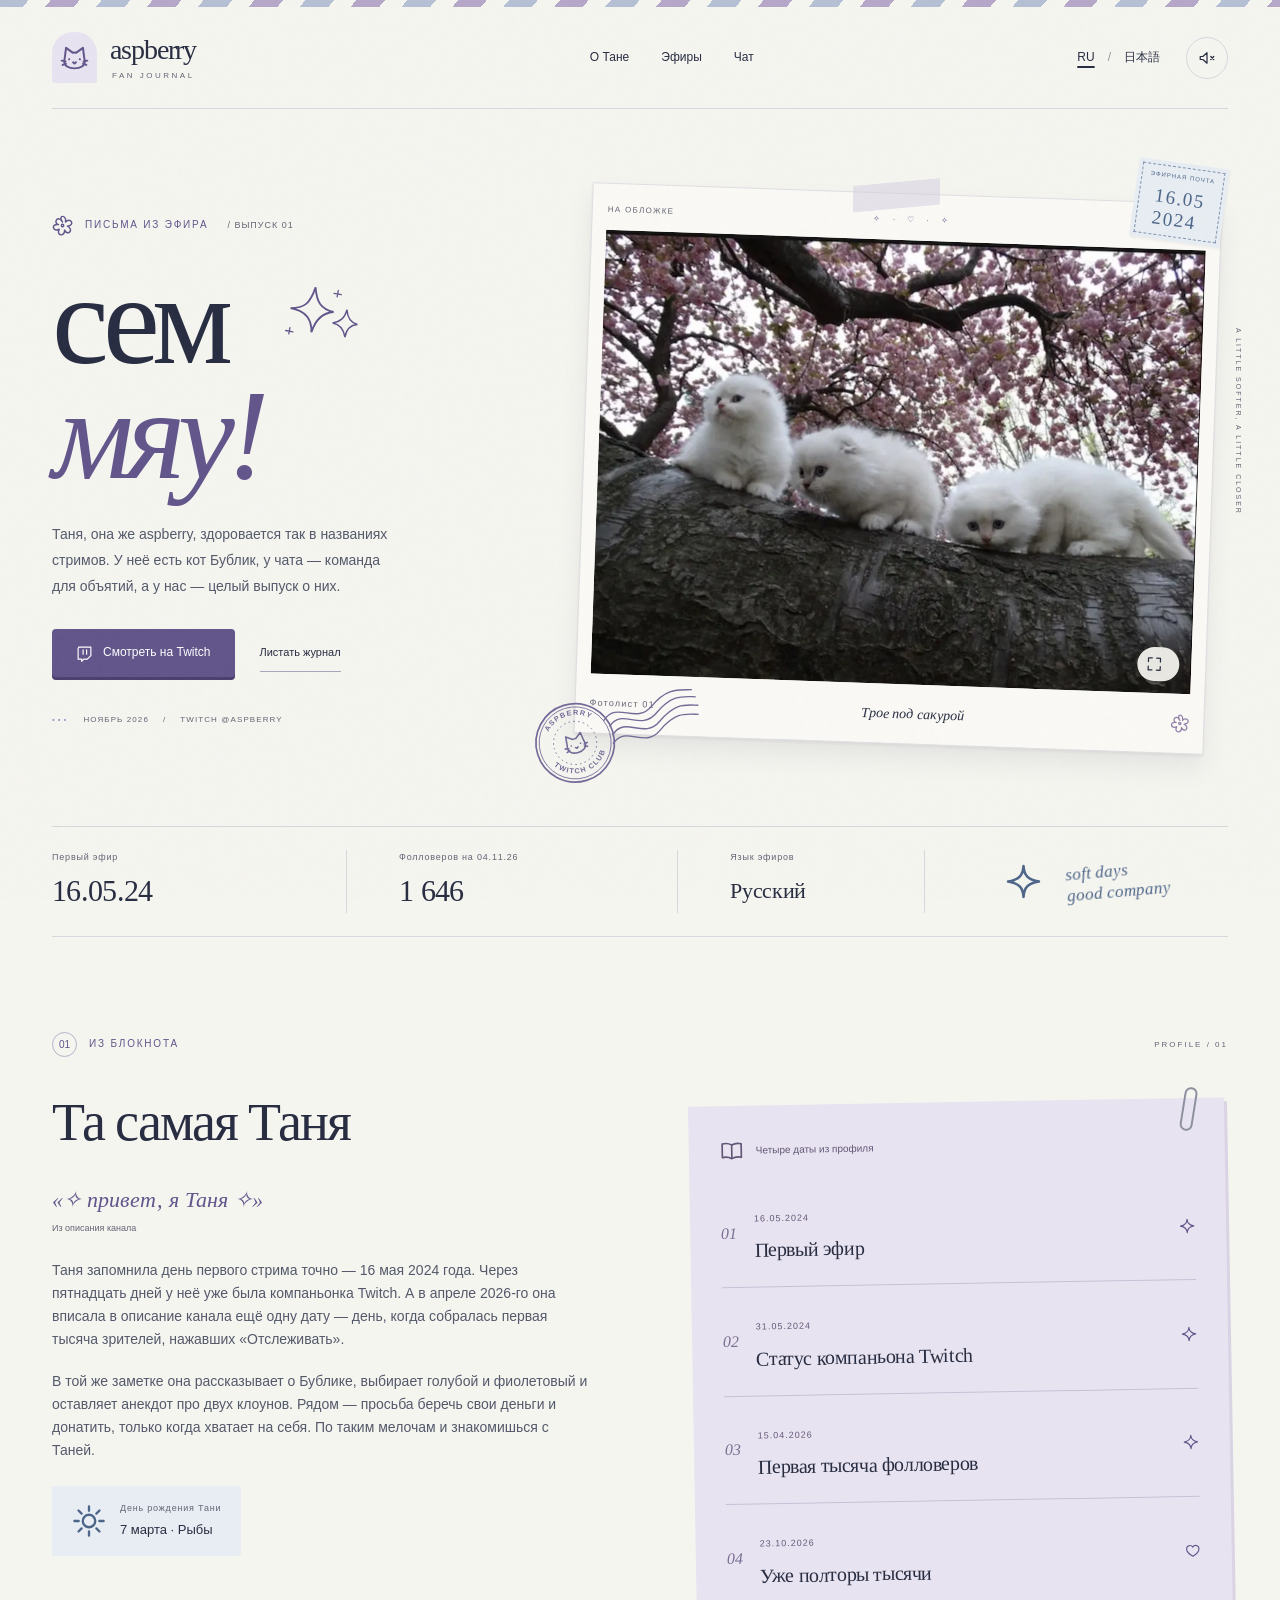
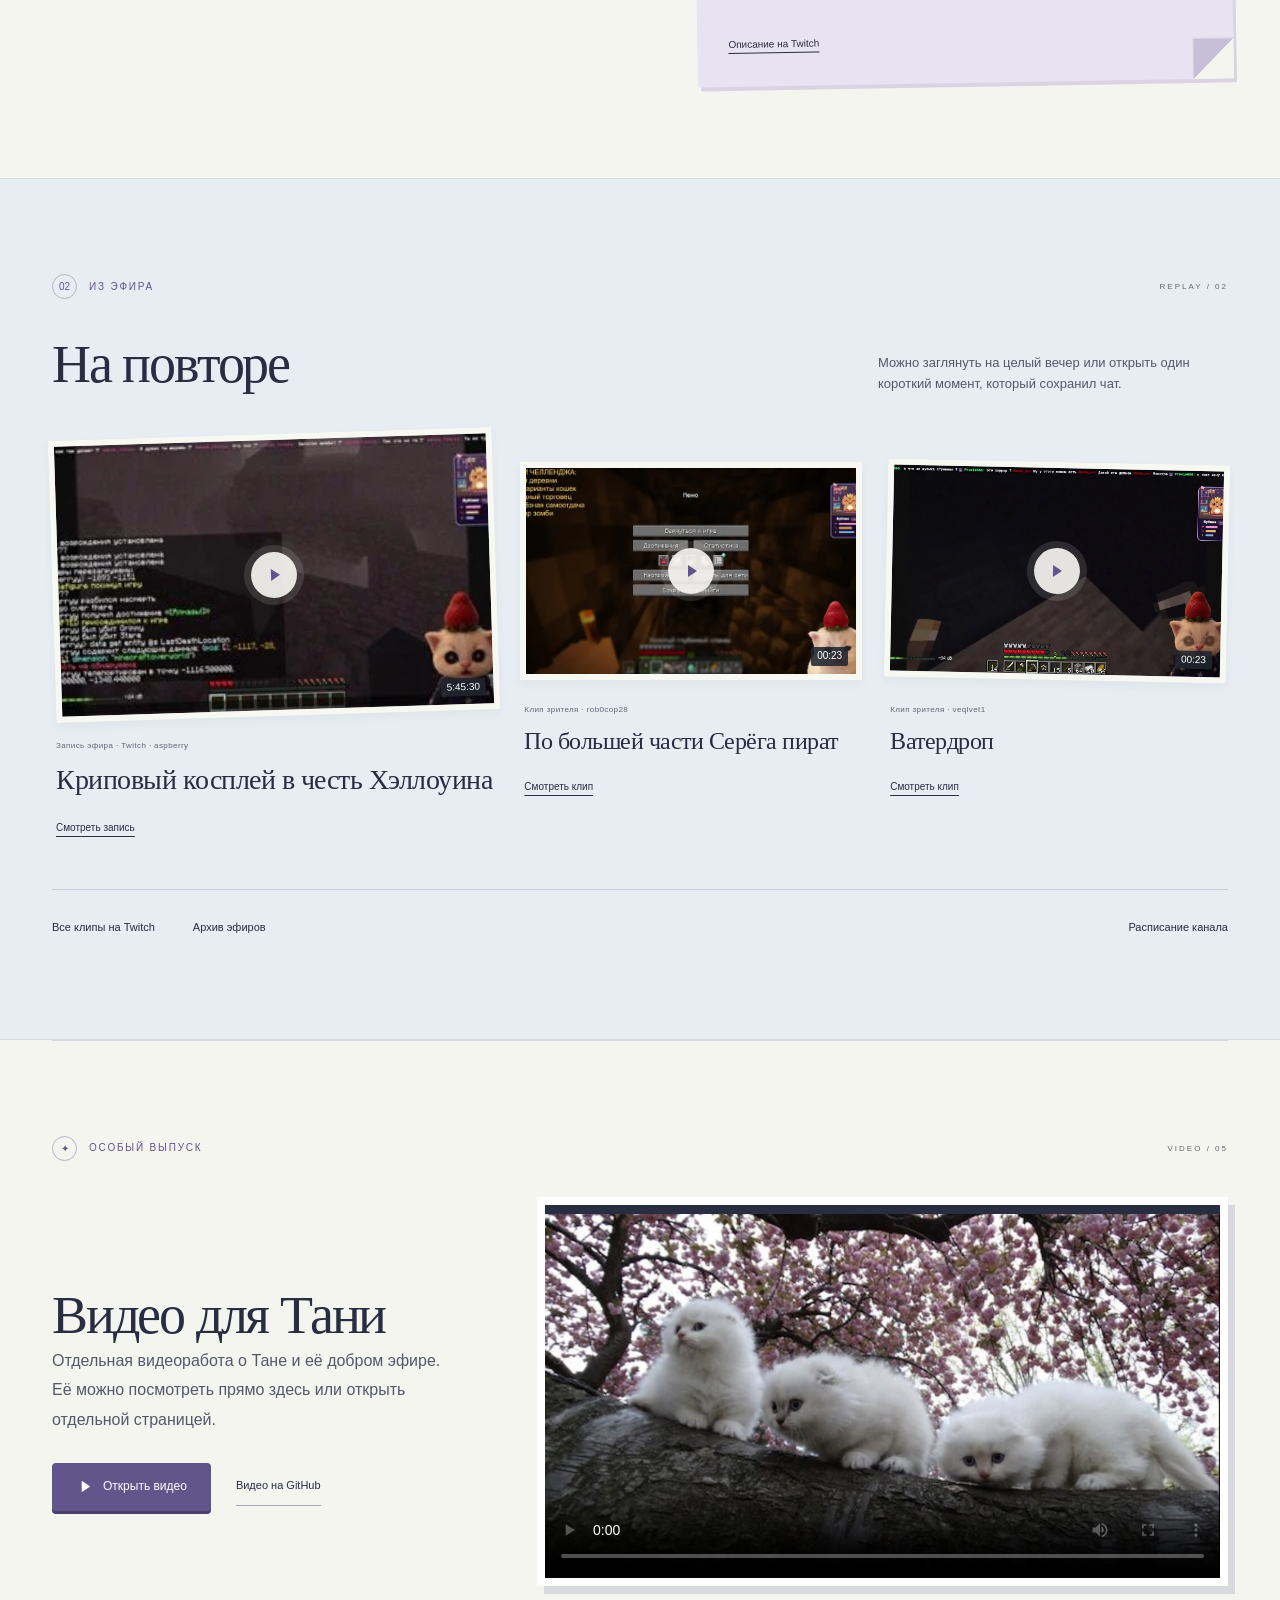
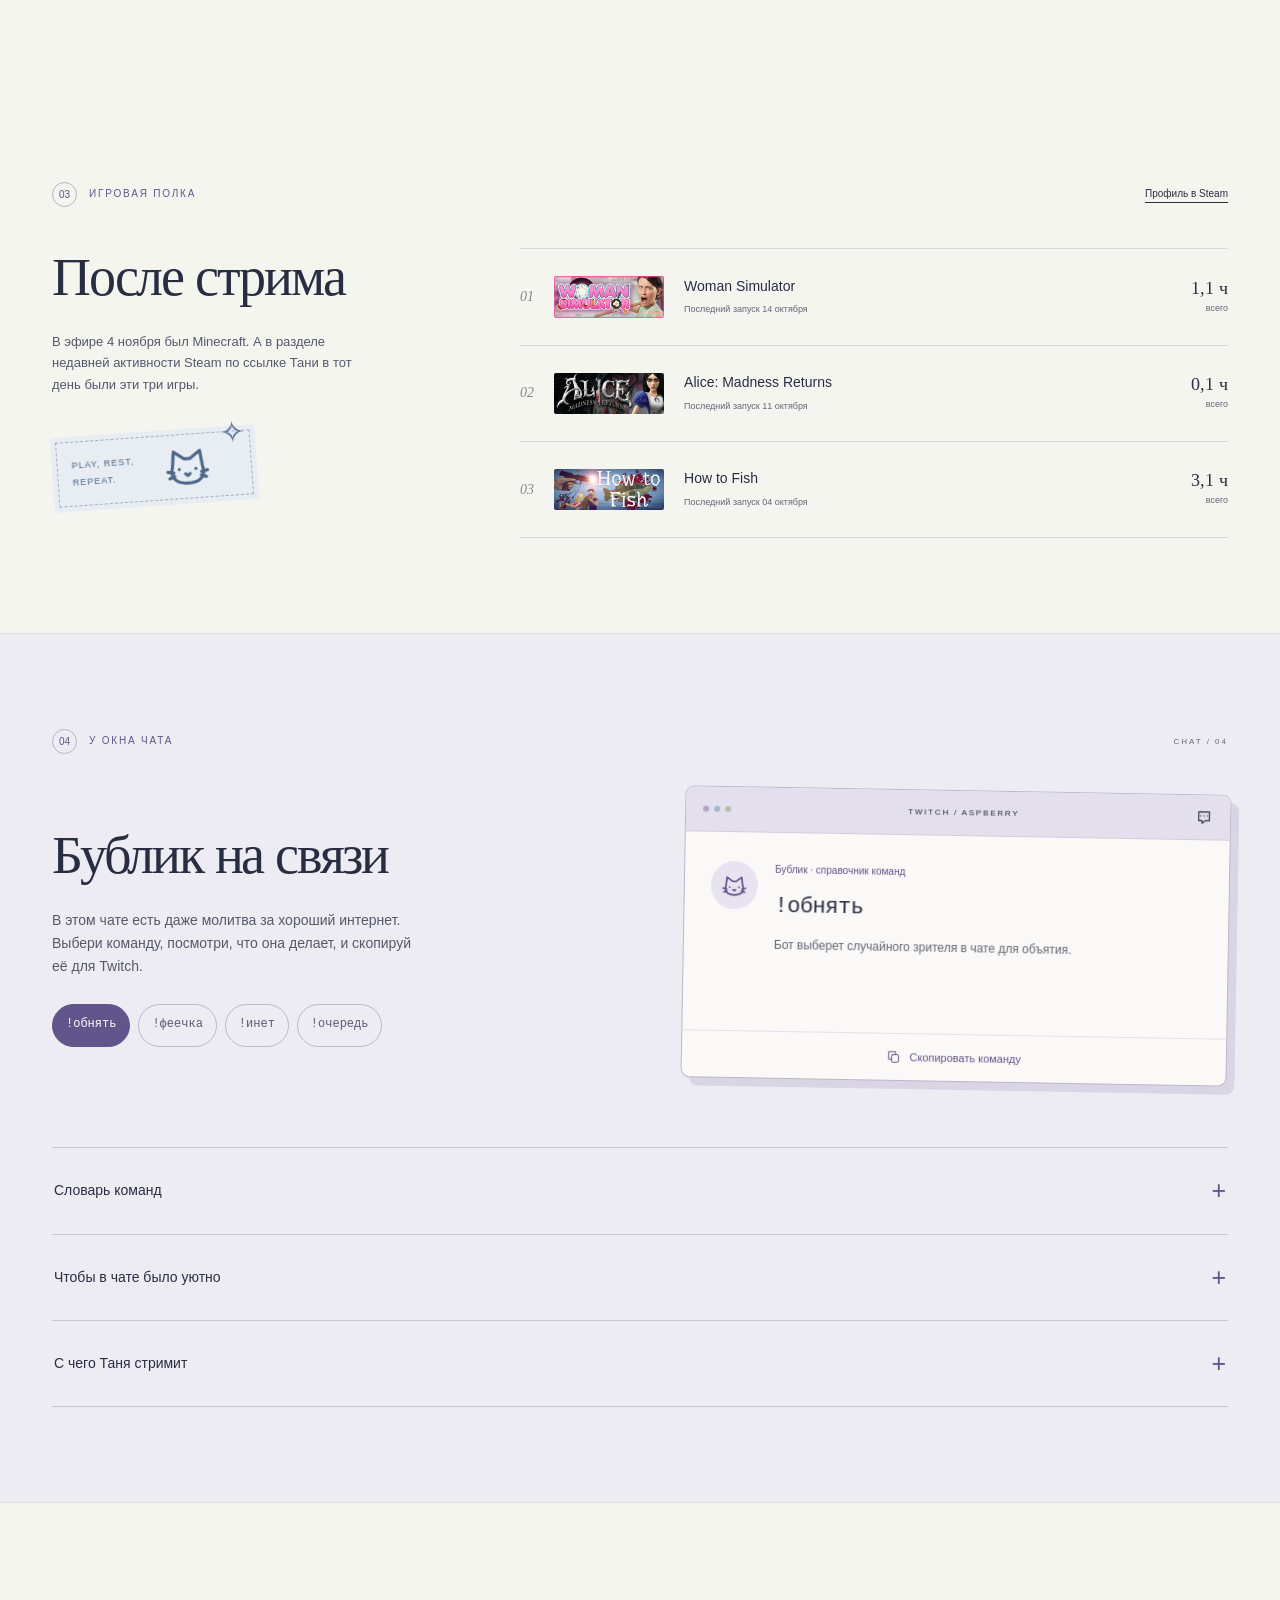
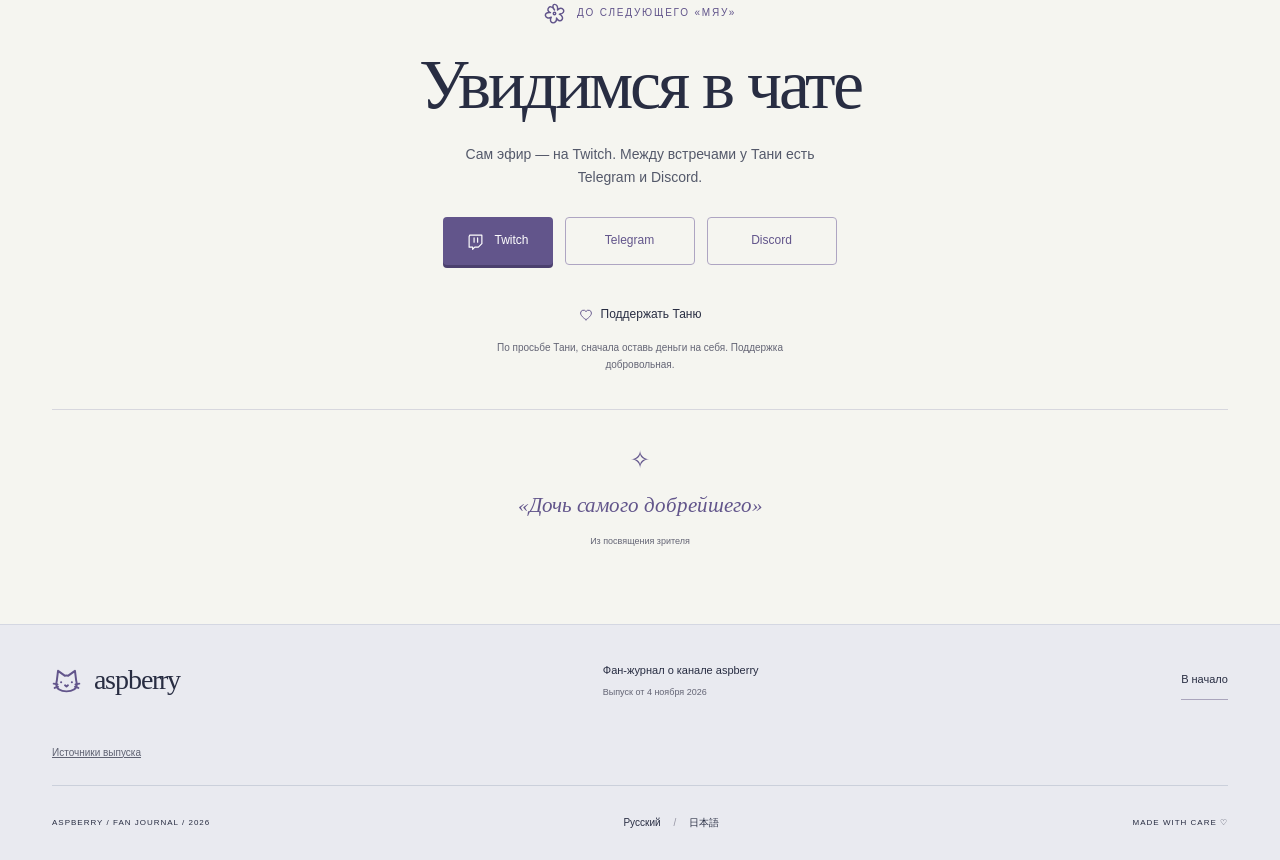
<file: docs/index.html>
<!doctype html>
<html lang="ru">
<head>
  <meta charset="utf-8">
  <meta name="viewport" content="width=device-width, initial-scale=1">
  <title>aspberry — «сем мяу!» | Таня, стримы и клипы Twitch</title>
  <meta name="description" content="Фан-журнал о Тане, стримере aspberry. От первого эфира до 1 500 фолловеров, Minecraft, клипы зрителей, команды Бублика и ссылки канала.">
  <meta name="theme-color" content="#f5f5f0">
  <meta name="color-scheme" content="light">
  <meta name="robots" content="index,follow,max-image-preview:large">
  <link rel="canonical" href="https://wolfik777.github.io/aspberry-site/">
  <link rel="alternate" hreflang="ru" href="https://wolfik777.github.io/aspberry-site/">
  <link rel="alternate" hreflang="ja" href="https://wolfik777.github.io/aspberry-site/ja.html">
  <link rel="alternate" hreflang="x-default" href="https://wolfik777.github.io/aspberry-site/">
  <meta property="og:type" content="website">
  <meta property="og:site_name" content="aspberry · fan journal">
  <meta property="og:title" content="aspberry — «сем мяу!» | Таня, стримы и клипы Twitch">
  <meta property="og:description" content="Фан-журнал о Тане, стримере aspberry. От первого эфира до 1 500 фолловеров, Minecraft, клипы зрителей, команды Бублика и ссылки канала.">
  <meta property="og:url" content="https://wolfik777.github.io/aspberry-site/">
  <meta property="og:locale" content="ru_RU">
  <meta property="og:locale:alternate" content="ja_JP">
  <meta property="og:image" content="https://wolfik777.github.io/aspberry-site/assets/social-sakura.jpg">
  <meta property="og:image:width" content="1200"><meta property="og:image:height" content="630">
  <meta property="og:image:alt" content="Три белых котёнка сидят на ветке среди розовых цветов сакуры.">
  <meta name="twitter:card" content="summary_large_image">
  <meta name="twitter:title" content="aspberry — «сем мяу!» | Таня, стримы и клипы Twitch">
  <meta name="twitter:description" content="Фан-журнал о Тане, стримере aspberry. От первого эфира до 1 500 фолловеров, Minecraft, клипы зрителей, команды Бублика и ссылки канала.">
  <meta name="twitter:image" content="https://wolfik777.github.io/aspberry-site/assets/social-sakura.jpg">
  <link rel="icon" type="image/svg+xml" href="./assets/favicon.svg">
  <link rel="stylesheet" href="./assets/site.css">
  <script type="application/ld+json">{"@context":"https://schema.org","@graph":[{"@type":"WebSite","@id":"https://wolfik777.github.io/aspberry-site/#website","name":"aspberry · Фан-журнал о канале aspberry","url":"https://wolfik777.github.io/aspberry-site/","inLanguage":["ru","ja"]},{"@type":"WebPage","@id":"https://wolfik777.github.io/aspberry-site/#page","name":"aspberry — «сем мяу!» | Таня, стримы и клипы Twitch","description":"Фан-журнал о Тане, стримере aspberry. От первого эфира до 1 500 фолловеров, Minecraft, клипы зрителей, команды Бублика и ссылки канала.","url":"https://wolfik777.github.io/aspberry-site/","inLanguage":"ru","isPartOf":{"@id":"https://wolfik777.github.io/aspberry-site/#website"},"dateModified":"2026-11-04","about":{"@type":"Person","name":"Таня","alternateName":"aspberry","sameAs":["https://www.twitch.tv/aspberry"]}}]}</script>
  <script defer src="./assets/site.js"></script>
</head>
<body>
  <a class="skip-link" href="#main">К содержанию</a>
  <div class="airmail" aria-hidden="true"></div>
  <header class="masthead wrap" id="top">
    <a class="brand" href="#top" aria-label="aspberry">
      <span class="brand-icon"><svg class="icon " viewBox="0 0 24 24" fill="none" stroke="currentColor" stroke-width="1.65" stroke-linecap="round" stroke-linejoin="round" aria-hidden="true" focusable="false"><path d="M4 12 5 4l5.5 4a13 13 0 0 1 3 0L19 4l1 8c2.5 7.8-4.7 9-8 9S1.7 19.9 4 12Z"/><path d="M7.5 13.5h.1m8.8 0h.1M10.8 16l1.2 1 1.2-1M1.4 14.6l3.2.6m-2.4 2.9 2.7-1m17.7-2.5-3.2.6m2.4 2.9-2.7-1"/></svg></span><span>aspberry<span class="brand-sub">FAN JOURNAL</span></span>
    </a>
    <nav class="main-nav" aria-label="Навигация по журналу">
      <a href="#tanya">О Тане</a><a href="#broadcast">Эфиры</a><a href="#chat">Чат</a>
    </nav>
    <div class="head-controls">
      <div class="languages" role="group" aria-label="Язык страницы">
        <a href="./index.html" lang="ru" hreflang="ru" aria-current="page">RU</a><span aria-hidden="true">/</span><a href="./ja.html" lang="ja" hreflang="ja" >日本語</a>
      </div>
      <button class="sound icon-button" type="button" aria-pressed="false" aria-label="Включить звук кнопок" data-off="Включить звук кнопок" data-on="Выключить звук кнопок" hidden><svg class="icon sound-muted" viewBox="0 0 24 24" fill="none" stroke="currentColor" stroke-width="1.65" stroke-linecap="round" stroke-linejoin="round" aria-hidden="true" focusable="false"><path d="M3 10h3.5L12 5v14l-5.5-5H3zM17 10l4 4m0-4-4 4"/></svg><svg class="icon sound-playing" viewBox="0 0 24 24" fill="none" stroke="currentColor" stroke-width="1.65" stroke-linecap="round" stroke-linejoin="round" aria-hidden="true" focusable="false"><path d="M3 10h3.5L12 5v14l-5.5-5H3zM16 9a4.5 4.5 0 0 1 0 6m3-9a8 8 0 0 1 0 12"/></svg></button>
    </div>
  </header>
  <main id="main">
    <section class="hero wrap" aria-labelledby="hello-title">
      <div class="hero-copy">
        <p class="eyebrow"><svg class="icon " viewBox="0 0 24 24" fill="none" stroke="currentColor" stroke-width="1.65" stroke-linecap="round" stroke-linejoin="round" aria-hidden="true" focusable="false"><path d="M12 8c-5.5-9-11 1.5-4.6 3-9.3-1.3-6.2 9.1.9 5.2-4 8.1 6.9 8.8 6 1 4.3 7.7 11.1-.9 3.2-4.4 9.8-1.3 3.1-10.9-2.1-4.8C17-1 6-.2 12 8Z"/><circle cx="12" cy="12" r="1.4"/></svg> Письма из эфира <span class="issue">/ ВЫПУСК 01</span></p>
        <h1 id="hello-title">сем<br><em>мяу!</em><svg class="flourish" viewBox="0 0 95 68" fill="none" aria-hidden="true"><g stroke="currentColor" stroke-linecap="round"><path d="M36 6c-3 19-8 24-23 27 16 0 25 7 27 22 2-15 8-23 20-26C46 28 40 22 36 6Z" stroke-width="2"/><path d="M74 24c-1 10-5 14-13 17 8 0 13 4 16 13 0-9 3-14 11-16-8-1-12-5-14-14Z" stroke-width="1.6"/><path d="M61 5v7m-4-3h8m-49 45v7m-4-3h8" stroke-width="1.4"/></g></svg></h1>
        <p class="intro">Таня, она же aspberry, здоровается так в названиях стримов. У неё есть кот Бублик, у чата — команда для объятий, а у нас — целый выпуск о них.</p>
        <div class="hero-actions"><a class="button primary" href="https://www.twitch.tv/aspberry" target="_blank" rel="noopener noreferrer"><svg class="icon " viewBox="0 0 24 24" fill="none" stroke="currentColor" stroke-width="1.65" stroke-linecap="round" stroke-linejoin="round" aria-hidden="true" focusable="false"><path d="M4 3h17v12l-5 5h-5l-3 3v-3H3V5z"/><path d="M10 7v6m5-6v6"/></svg>Смотреть на Twitch</a><a class="text-link" href="#tanya">Листать журнал</a></div>
        <p class="hero-footer"><span class="fine-dots" aria-hidden="true">•••</span> НОЯБРЬ 2026 <span>/</span> TWITCH @ASPBERRY</p>
      </div>
      <figure class="cover">
        <div class="photo-sheet" data-tilt>
          <div class="photo-topline"><span>На обложке</span><span class="photo-stars" aria-hidden="true">✧ · ♡ · ✧</span><span>ASPBERRY</span></div>
          <a class="photo-open" href="./assets/sakura-cats.jpg" aria-label="Открыть фотографию целиком"><picture><source type="image/webp" srcset="./assets/sakura-512.webp 512w, ./assets/sakura-896.webp 896w, ./assets/sakura-1360.webp 1360w" sizes="(max-width: 700px) 92vw, (max-width: 1020px) 55vw, 660px"><img src="./assets/sakura-cats.jpg" width="1536" height="1136" alt="Три белых котёнка сидят на ветке среди розовых цветов сакуры." fetchpriority="high"></picture><span class="expand-label"><svg class="icon " viewBox="0 0 24 24" fill="none" stroke="currentColor" stroke-width="1.65" stroke-linecap="round" stroke-linejoin="round" aria-hidden="true" focusable="false"><path d="M4 9V4h5m6 0h5v5m0 6v5h-5m-6 0H4v-5"/></svg><span>Открыть фотографию целиком</span></span></a>
          <figcaption><span>Фотолист 01</span><span>Трое под сакурой</span><svg class="icon " viewBox="0 0 24 24" fill="none" stroke="currentColor" stroke-width="1.65" stroke-linecap="round" stroke-linejoin="round" aria-hidden="true" focusable="false"><path d="M12 8c-5.5-9-11 1.5-4.6 3-9.3-1.3-6.2 9.1.9 5.2-4 8.1 6.9 8.8 6 1 4.3 7.7 11.1-.9 3.2-4.4 9.8-1.3 3.1-10.9-2.1-4.8C17-1 6-.2 12 8Z"/><circle cx="12" cy="12" r="1.4"/></svg></figcaption>
        </div>
        <span class="stamp-label" aria-hidden="true">ЭФИРНАЯ ПОЧТА<b>16.05<br>2024</b></span>
        <svg class="cancel-mark" viewBox="0 0 220 112" aria-hidden="true" focusable="false" fill="none" stroke="currentColor">
  <defs><path id="stamp-top" d="M16 59a38 38 0 0 1 76 0"/><path id="stamp-bottom" d="M14 54a40 40 0 0 0 80 0"/></defs>
  <circle cx="54" cy="56" r="49" stroke-width="2.1"/><circle cx="54" cy="56" r="45" stroke-width="1"/><circle cx="54" cy="56" r="27" stroke-width="1" stroke-dasharray="2 4"/>
  <g font-family="Arial,sans-serif" font-size="9" letter-spacing="1.6" fill="currentColor" stroke="none" text-anchor="middle" font-weight="bold">
    <text><textPath href="#stamp-top" startOffset="50%">ASPBERRY</textPath></text><text><textPath href="#stamp-bottom" startOffset="50%">TWITCH CLUB</textPath></text>
  </g><g transform="translate(38 40) scale(1.36)" stroke-width="1.45" stroke-linecap="round" stroke-linejoin="round"><path d="M4 12 5 4l5.5 4a13 13 0 0 1 3 0L19 4l1 8c2.5 7.8-4.7 9-8 9S1.7 19.9 4 12Z"/><path d="M7.5 13.5h.1m8.8 0h.1M10.8 16l1.2 1 1.2-1M1.4 14.6l3.2.6m-2.4 2.9 2.7-1m17.7-2.5-3.2.6m2.4 2.9-2.7-1"/></g>
  <g stroke-width="1.7"><path d="M96 40c23-20 37 17 63 0s38-9 54-5"/><path d="M101 49c22-19 35 18 61 1s38-10 53-5"/><path d="M102 60c22-19 35 18 61 1s37-10 52-5"/><path d="M99 71c22-19 35 18 61 1s37-10 52-5"/></g></svg>
        <span class="cover-side" aria-hidden="true">A LITTLE SOFTER, A LITTLE CLOSER</span>
      </figure>
    </section>
    <div class="facts wrap" aria-label="Фан-журнал о канале aspberry">
      <div><span class="tiny">Первый эфир</span><strong>16.05.24</strong></div>
      <div><span class="tiny">Фолловеров на 04.11.26</span><strong>1 646</strong></div>
      <div><span class="tiny">Язык эфиров</span><strong class="word-stat">Русский</strong></div>
      <span class="facts-art" aria-hidden="true"><svg class="icon " viewBox="0 0 24 24" fill="none" stroke="currentColor" stroke-width="1.65" stroke-linecap="round" stroke-linejoin="round" aria-hidden="true" focusable="false"><path d="M12 2c.4 6 2.8 8.8 10 10-7.2 1.2-9.6 4-10 10-.4-6-2.8-8.8-10-10 7.2-1.2 9.6-4 10-10Z"/></svg> <span>soft days<br>good company</span></span>
    </div>

    <section class="story section wrap" id="tanya" aria-labelledby="story-title">
      <div class="section-head"><p class="eyebrow"><span class="section-number">01</span> Из блокнота</p><span class="margin-label" aria-hidden="true">PROFILE / 01</span></div>
      <div class="story-grid">
        <div class="story-copy"><h2 id="story-title">Та самая Таня</h2><p class="pull-quote" lang="ru">«✧ привет, я Таня ✧»</p><p class="quote-credit">Из описания канала</p><p>Таня запомнила день первого стрима точно — 16 мая 2024 года. Через пятнадцать дней у неё уже была компаньонка Twitch. А в апреле 2026-го она вписала в описание канала ещё одну дату — день, когда собралась первая тысяча зрителей, нажавших «Отслеживать».</p><p>В той же заметке она рассказывает о Бублике, выбирает голубой и фиолетовый и оставляет анекдот про двух клоунов. Рядом — просьба беречь свои деньги и донатить, только когда хватает на себя. По таким мелочам и знакомишься с Таней.</p><div class="birthday"><svg class="icon " viewBox="0 0 24 24" fill="none" stroke="currentColor" stroke-width="1.65" stroke-linecap="round" stroke-linejoin="round" aria-hidden="true" focusable="false"><circle cx="12" cy="12" r="4.4"/><path d="M12 1.7v3m0 14.6v3m10.3-10.3h-3M4.7 12h-3M19.4 4.6l-2.2 2.2M6.8 17.2l-2.2 2.2M4.6 4.6l2.2 2.2m10.4 10.4 2.2 2.2"/></svg><span><span class="tiny">День рождения Тани</span><strong>7 марта · Рыбы</strong></span></div></div>
        <div class="timeline-sheet">
          <p class="sheet-kicker"><svg class="icon " viewBox="0 0 24 24" fill="none" stroke="currentColor" stroke-width="1.65" stroke-linecap="round" stroke-linejoin="round" aria-hidden="true" focusable="false"><path d="M12 6C9.3 4.5 6 4 2.5 5v13.5c3.6-1 6.8-.4 9.5 1.2 2.7-1.6 5.9-2.2 9.5-1.2V5c-3.5-1-6.8-.5-9.5 1zm0 0v13"/></svg> Четыре даты из профиля</p>
          <ol class="timeline"><li><span class="timeline-index" aria-hidden="true">01</span><div><time datetime="2024-05-16">16.05.2024</time><h3>Первый эфир</h3></div><svg class="icon " viewBox="0 0 24 24" fill="none" stroke="currentColor" stroke-width="1.65" stroke-linecap="round" stroke-linejoin="round" aria-hidden="true" focusable="false"><path d="M12 2c.4 6 2.8 8.8 10 10-7.2 1.2-9.6 4-10 10-.4-6-2.8-8.8-10-10 7.2-1.2 9.6-4 10-10Z"/></svg></li><li><span class="timeline-index" aria-hidden="true">02</span><div><time datetime="2024-05-31">31.05.2024</time><h3>Статус компаньона Twitch</h3></div><svg class="icon " viewBox="0 0 24 24" fill="none" stroke="currentColor" stroke-width="1.65" stroke-linecap="round" stroke-linejoin="round" aria-hidden="true" focusable="false"><path d="M12 2c.4 6 2.8 8.8 10 10-7.2 1.2-9.6 4-10 10-.4-6-2.8-8.8-10-10 7.2-1.2 9.6-4 10-10Z"/></svg></li><li><span class="timeline-index" aria-hidden="true">03</span><div><time datetime="2026-04-15">15.04.2026</time><h3>Первая тысяча фолловеров</h3></div><svg class="icon " viewBox="0 0 24 24" fill="none" stroke="currentColor" stroke-width="1.65" stroke-linecap="round" stroke-linejoin="round" aria-hidden="true" focusable="false"><path d="M12 2c.4 6 2.8 8.8 10 10-7.2 1.2-9.6 4-10 10-.4-6-2.8-8.8-10-10 7.2-1.2 9.6-4 10-10Z"/></svg></li><li><span class="timeline-index" aria-hidden="true">04</span><div><time datetime="2026-10-23">23.10.2026</time><h3>Уже полторы тысячи</h3></div><svg class="icon " viewBox="0 0 24 24" fill="none" stroke="currentColor" stroke-width="1.65" stroke-linecap="round" stroke-linejoin="round" aria-hidden="true" focusable="false"><path d="M12 20S2.7 14.5 2.7 8.7a5 5 0 0 1 9.3-2.5 5 5 0 0 1 9.3 2.5C21.3 14.5 12 20 12 20Z"/></svg></li></ol>
          <a href="https://www.twitch.tv/aspberry/about" class="source-link" target="_blank" rel="noopener noreferrer">Описание на Twitch</a>
          <span class="paper-pin" aria-hidden="true"></span>
        </div>
      </div>
    </section>

    <section class="broadcast section" id="broadcast" aria-labelledby="broadcast-title">
      <div class="wrap"><div class="section-head"><p class="eyebrow"><span class="section-number">02</span> Из эфира</p><span class="margin-label" aria-hidden="true">REPLAY / 02</span></div>
      <div class="section-intro"><h2 id="broadcast-title">На повторе</h2><p>Можно заглянуть на целый вечер или открыть один короткий момент, который сохранил чат.</p></div>
      <div class="replays"><article class="replay replay-featured">
        <a href="https://www.twitch.tv/videos/2915898357" target="_blank" rel="noopener noreferrer" class="replay-picture" aria-label="Криповый косплей в честь Хэллоуина — Смотреть запись">
          <img src="./assets/vod-halloween.webp" width="320" height="180" loading="lazy" decoding="async" alt="Криповый косплей в честь Хэллоуина">
          <span class="play"><svg class="icon " viewBox="0 0 24 24" fill="none" stroke="currentColor" stroke-width="1.65" stroke-linecap="round" stroke-linejoin="round" aria-hidden="true" focusable="false"><path d="m8 4 12 8-12 8z" fill="currentColor" stroke="none"/></svg></span><span class="timecode" aria-label="Длительность 5:45:30">5:45:30</span>
        </a><div class="replay-caption"><p class="tiny">Запись эфира <span>· Twitch · aspberry</span></p><h3><a href="https://www.twitch.tv/videos/2915898357" target="_blank" rel="noopener noreferrer">Криповый косплей в честь Хэллоуина</a></h3><a class="small-link" href="https://www.twitch.tv/videos/2915898357" target="_blank" rel="noopener noreferrer">Смотреть запись</a></div></article><article class="replay ">
        <a href="https://www.twitch.tv/aspberry/clip/SmallWimpyBaboonPlanking-8EXbA0t5qBMa1x8t?range=7d" target="_blank" rel="noopener noreferrer" class="replay-picture" aria-label="По большей части Серёга пират — Смотреть клип">
          <img src="./assets/clip-pirate.webp" width="800" height="450" loading="lazy" decoding="async" alt="По большей части Серёга пират">
          <span class="play"><svg class="icon " viewBox="0 0 24 24" fill="none" stroke="currentColor" stroke-width="1.65" stroke-linecap="round" stroke-linejoin="round" aria-hidden="true" focusable="false"><path d="m8 4 12 8-12 8z" fill="currentColor" stroke="none"/></svg></span><span class="timecode" aria-label="Длительность 00:23">00:23</span>
        </a><div class="replay-caption"><p class="tiny">Клип зрителя <span>· rob0cop28</span></p><h3><a href="https://www.twitch.tv/aspberry/clip/SmallWimpyBaboonPlanking-8EXbA0t5qBMa1x8t?range=7d" target="_blank" rel="noopener noreferrer">По большей части Серёга пират</a></h3><a class="small-link" href="https://www.twitch.tv/aspberry/clip/SmallWimpyBaboonPlanking-8EXbA0t5qBMa1x8t?range=7d" target="_blank" rel="noopener noreferrer">Смотреть клип</a></div></article><article class="replay ">
        <a href="https://www.twitch.tv/aspberry/clip/ArtisticVenomousPorcupineBudStar-3gOk1CRICEKbABSt?range=7d" target="_blank" rel="noopener noreferrer" class="replay-picture" aria-label="Ватердроп — Смотреть клип">
          <img src="./assets/clip-water.webp" width="800" height="450" loading="lazy" decoding="async" alt="Ватердроп">
          <span class="play"><svg class="icon " viewBox="0 0 24 24" fill="none" stroke="currentColor" stroke-width="1.65" stroke-linecap="round" stroke-linejoin="round" aria-hidden="true" focusable="false"><path d="m8 4 12 8-12 8z" fill="currentColor" stroke="none"/></svg></span><span class="timecode" aria-label="Длительность 00:23">00:23</span>
        </a><div class="replay-caption"><p class="tiny">Клип зрителя <span>· veqlvet1</span></p><h3><a href="https://www.twitch.tv/aspberry/clip/ArtisticVenomousPorcupineBudStar-3gOk1CRICEKbABSt?range=7d" target="_blank" rel="noopener noreferrer">Ватердроп</a></h3><a class="small-link" href="https://www.twitch.tv/aspberry/clip/ArtisticVenomousPorcupineBudStar-3gOk1CRICEKbABSt?range=7d" target="_blank" rel="noopener noreferrer">Смотреть клип</a></div></article></div>
      <div class="archive-footer"><a href="https://www.twitch.tv/aspberry/clips" target="_blank" rel="noopener noreferrer">Все клипы на Twitch</a><a href="https://www.twitch.tv/aspberry/videos" target="_blank" rel="noopener noreferrer">Архив эфиров</a><a href="https://www.twitch.tv/aspberry/schedule" target="_blank" rel="noopener noreferrer">Расписание канала</a></div></div>
    </section>

    <section class="video-letter section wrap" id="video" aria-labelledby="video-title">
      <div class="section-head"><p class="eyebrow"><span class="section-number">✦</span> Особый выпуск</p><span class="margin-label" aria-hidden="true">VIDEO / 05</span></div>
      <div class="video-letter-grid">
        <div><h2 id="video-title">Видео для Тани</h2><p>Отдельная видеоработа о Тане и её добром эфире. Её можно посмотреть прямо здесь или открыть отдельной страницей.</p><div class="video-actions"><a class="button primary" href="./assets/926.mp4" target="_blank" rel="noopener"><svg class="icon " viewBox="0 0 24 24" fill="none" stroke="currentColor" stroke-width="1.65" stroke-linecap="round" stroke-linejoin="round" aria-hidden="true" focusable="false"><path d="m8 4 12 8-12 8z" fill="currentColor" stroke="none"/></svg>Открыть видео</a><a class="text-link" href="https://github.com/wolfik777/aspberry-site/blob/main/docs/assets/926.mp4" target="_blank" rel="noopener">Видео на GitHub</a></div></div>
        <video class="tribute-video" controls preload="metadata" playsinline poster="./assets/social-sakura.jpg"><source src="./assets/926.mp4" type="video/mp4"><a href="./assets/926.mp4">Открыть видео</a></video>
      </div>
    </section>

    <section class="games section wrap" aria-labelledby="games-title">
      <div class="section-head"><p class="eyebrow"><span class="section-number">03</span> Игровая полка</p><a class="source-link" href="https://steamcommunity.com/profiles/76561199697756785/" target="_blank" rel="noopener noreferrer">Профиль в Steam</a></div>
      <div class="games-grid"><div class="games-copy"><h2 id="games-title">После стрима</h2><p>В эфире 4 ноября был Minecraft. А в разделе недавней активности Steam по ссылке Тани в тот день были эти три игры.</p><div class="mini-postcard" aria-hidden="true"><span>PLAY, REST,<br>REPEAT.</span><svg class="icon " viewBox="0 0 24 24" fill="none" stroke="currentColor" stroke-width="1.65" stroke-linecap="round" stroke-linejoin="round" aria-hidden="true" focusable="false"><path d="M4 12 5 4l5.5 4a13 13 0 0 1 3 0L19 4l1 8c2.5 7.8-4.7 9-8 9S1.7 19.9 4 12Z"/><path d="M7.5 13.5h.1m8.8 0h.1M10.8 16l1.2 1 1.2-1M1.4 14.6l3.2.6m-2.4 2.9 2.7-1m17.7-2.5-3.2.6m2.4 2.9-2.7-1"/></svg><span class="postcard-star">✧</span></div></div>
      <ol class="game-list"><li><a href="https://steamcommunity.com/app/4072240" target="_blank" rel="noopener noreferrer"><span class="game-index">01</span><img src="./assets/game-woman.jpg" width="184" height="69" loading="lazy" alt="Woman Simulator"><span class="game-info"><strong>Woman Simulator</strong><span>Последний запуск 14 октября</span></span><span class="game-hours">1,1 ч<small>всего</small></span></a></li><li><a href="https://steamcommunity.com/app/19680" target="_blank" rel="noopener noreferrer"><span class="game-index">02</span><img src="./assets/game-alice.jpg" width="184" height="69" loading="lazy" alt="Alice: Madness Returns"><span class="game-info"><strong>Alice: Madness Returns</strong><span>Последний запуск 11 октября</span></span><span class="game-hours">0,1 ч<small>всего</small></span></a></li><li><a href="https://steamcommunity.com/app/4001890" target="_blank" rel="noopener noreferrer"><span class="game-index">03</span><img src="./assets/game-fish.jpg" width="184" height="69" loading="lazy" alt="How to Fish"><span class="game-info"><strong>How to Fish</strong><span>Последний запуск 04 октября</span></span><span class="game-hours">3,1 ч<small>всего</small></span></a></li></ol></div>
    </section>

    <section class="chat-section section" id="chat" aria-labelledby="chat-title">
      <div class="wrap"><div class="section-head"><p class="eyebrow"><span class="section-number">04</span> У окна чата</p><span class="margin-label" aria-hidden="true">CHAT / 04</span></div>
      <div class="chat-grid"><div class="chat-copy"><h2 id="chat-title">Бублик на связи</h2><p>В этом чате есть даже молитва за хороший интернет. Выбери команду, посмотри, что она делает, и скопируй её для Twitch.</p>
      <div class="command-tabs" role="group" aria-label="Примеры команд" hidden><button type="button" data-command="!обнять" data-description="Бот выберет случайного зрителя в чате для объятия." aria-pressed="true">!обнять</button><button type="button" data-command="!феечка" data-description="Узнай, какая ты фея из Winx." aria-pressed="false">!феечка</button><button type="button" data-command="!инет" data-description="Молитва чата за хороший интернет." aria-pressed="false">!инет</button><button type="button" data-command="!очередь" data-description="Посмотри, что стоит в очереди на совместный просмотр." aria-pressed="false">!очередь</button></div><noscript><p>Команды для копирования вручную — в словаре ниже.</p></noscript></div>
      <div class="chat-window">
        <div class="window-chrome"><span class="window-dots" aria-hidden="true"><i></i><i></i><i></i></span><span>TWITCH / ASPBERRY</span><svg class="icon " viewBox="0 0 24 24" fill="none" stroke="currentColor" stroke-width="1.65" stroke-linecap="round" stroke-linejoin="round" aria-hidden="true" focusable="false"><path d="M20 4H4v13h5v4l5-4h6z"/><path d="M7 10h.1m4.8 0h.1m4.7 0h.1"/></svg></div>
        <div class="chat-screen"><span class="bot-avatar" aria-hidden="true"><svg class="icon " viewBox="0 0 24 24" fill="none" stroke="currentColor" stroke-width="1.65" stroke-linecap="round" stroke-linejoin="round" aria-hidden="true" focusable="false"><path d="M4 12 5 4l5.5 4a13 13 0 0 1 3 0L19 4l1 8c2.5 7.8-4.7 9-8 9S1.7 19.9 4 12Z"/><path d="M7.5 13.5h.1m8.8 0h.1M10.8 16l1.2 1 1.2-1M1.4 14.6l3.2.6m-2.4 2.9 2.7-1m17.7-2.5-3.2.6m2.4 2.9-2.7-1"/></svg></span><div><p class="bot-label">Бублик · справочник команд</p><code id="selected-command">!обнять</code><p id="command-description">Бот выберет случайного зрителя в чате для объятия.</p></div></div>
        <button class="copy-command" type="button" data-copied="Скопировано" data-failure="Выдели команду и скопируй её вручную." hidden><svg class="icon " viewBox="0 0 24 24" fill="none" stroke="currentColor" stroke-width="1.65" stroke-linecap="round" stroke-linejoin="round" aria-hidden="true" focusable="false"><rect x="8" y="8" width="12" height="13" rx="2"/><path d="M15 8V3H3v13h5"/></svg><span>Скопировать команду</span></button>
      </div></div>
      <div class="accordions">
        <details><summary>Словарь команд<span aria-hidden="true">+</span></summary><dl class="command-list"><div><dt><code>!обнять</code></dt><dd>Бот выберет случайного зрителя в чате для объятия.</dd></div><div><dt><code>!феечка</code></dt><dd>Узнай, какая ты фея из Winx.</dd></div><div><dt><code>!инет</code></dt><dd>Молитва чата за хороший интернет.</dd></div><div><dt><code>!очередь</code></dt><dd>Посмотри, что стоит в очереди на совместный просмотр.</dd></div><div><dt><code>!tg</code></dt><dd>Ссылка на Telegram Тани.</dd></div><div><dt><code>!ds</code></dt><dd>Приглашение в Discord.</dd></div><div><dt><code>!ущипнуть</code></dt><dd>В шутку ущипнуть случайного зрителя.</dd></div><div><dt><code>!любовь ник</code></dt><dd>Игра с ником зрителя на процент симпатии.</dd></div><div><dt><code>!iq</code></dt><dd>Шуточная проверка IQ.</dd></div><div><dt><code>!пиво</code></dt><dd>Виртуально выпить пиво со случайным участником чата.</dd></div><div><dt><code>!писюнчик</code></dt><dd>Шуточная команда для взрослых.</dd></div><div><dt><code>!команды</code></dt><dd>Полный список команд для Бублика.</dd></div><div><dt><code>!!!текст</code></dt><dd>Озвучка сообщения для платных подписчиков, VIP и модераторов.</dd></div></dl></details>
        <details><summary>Чтобы в чате было уютно<span aria-hidden="true">+</span></summary><ul class="rules"><li>Уважай Таню и зрителей. Оскорбления, расизм, сексизм, угрозы, домогательства и споры о политике здесь запрещены.</li><li>Подсказки и спойлеры оставь до момента, когда Таня сама попросит. За спам — бан. Рекламу своего или чужого канала тоже пропусти.</li><li>Участников конфликта отправляют в мут на три минуты. За запрещённый контент возможны тайм-аут, бан или снятие VIP. Окончательное решение принимают модераторы.</li></ul></details>
        <details><summary>С чего Таня стримит<span aria-hidden="true">+</span></summary><p>Ноутбук Thunderobot 911 Air Wave D, процессор Intel Core i5-11400H 2,70 ГГц, 16 ГБ оперативной памяти и NVIDIA GeForce RTX 3050 Laptop GPU.</p></details>
      </div></div>
    </section>

    <section class="farewell section wrap" aria-labelledby="farewell-title">
      <p class="eyebrow"><svg class="icon " viewBox="0 0 24 24" fill="none" stroke="currentColor" stroke-width="1.65" stroke-linecap="round" stroke-linejoin="round" aria-hidden="true" focusable="false"><path d="M12 8c-5.5-9-11 1.5-4.6 3-9.3-1.3-6.2 9.1.9 5.2-4 8.1 6.9 8.8 6 1 4.3 7.7 11.1-.9 3.2-4.4 9.8-1.3 3.1-10.9-2.1-4.8C17-1 6-.2 12 8Z"/><circle cx="12" cy="12" r="1.4"/></svg> До следующего «мяу»</p><h2 id="farewell-title">Увидимся в чате</h2><p>Сам эфир — на Twitch. Между встречами у Тани есть Telegram и Discord.</p>
      <div class="community-links"><a class="button primary" href="https://www.twitch.tv/aspberry" target="_blank" rel="noopener noreferrer"><svg class="icon " viewBox="0 0 24 24" fill="none" stroke="currentColor" stroke-width="1.65" stroke-linecap="round" stroke-linejoin="round" aria-hidden="true" focusable="false"><path d="M4 3h17v12l-5 5h-5l-3 3v-3H3V5z"/><path d="M10 7v6m5-6v6"/></svg>Twitch</a><a class="button outline" href="https://t.me/aspberryy" target="_blank" rel="noopener noreferrer">Telegram</a><a class="button outline" href="https://discord.gg/dEzrBffs4e" target="_blank" rel="noopener noreferrer">Discord</a></div>
      <div class="support"><a href="https://donatex.gg/donate/aspberry" class="support-link" target="_blank" rel="noopener noreferrer"><svg class="icon " viewBox="0 0 24 24" fill="none" stroke="currentColor" stroke-width="1.65" stroke-linecap="round" stroke-linejoin="round" aria-hidden="true" focusable="false"><path d="M12 20S2.7 14.5 2.7 8.7a5 5 0 0 1 9.3-2.5 5 5 0 0 1 9.3 2.5C21.3 14.5 12 20 12 20Z"/></svg>Поддержать Таню</a><p>По просьбе Тани, сначала оставь деньги на себя. Поддержка добровольная.</p></div>
      <aside class="dedication"><span aria-hidden="true">✧</span><p>«Дочь самого добрейшего»</p><span>Из посвящения зрителя</span></aside>
    </section>
  </main>
  <footer class="footer"><div class="wrap"><div class="footer-top"><a href="#top" class="brand"><svg class="icon " viewBox="0 0 24 24" fill="none" stroke="currentColor" stroke-width="1.65" stroke-linecap="round" stroke-linejoin="round" aria-hidden="true" focusable="false"><path d="M4 12 5 4l5.5 4a13 13 0 0 1 3 0L19 4l1 8c2.5 7.8-4.7 9-8 9S1.7 19.9 4 12Z"/><path d="M7.5 13.5h.1m8.8 0h.1M10.8 16l1.2 1 1.2-1M1.4 14.6l3.2.6m-2.4 2.9 2.7-1m17.7-2.5-3.2.6m2.4 2.9-2.7-1"/></svg><span>aspberry</span></a><p>Фан-журнал о канале aspberry<span>Выпуск от 4 ноября 2026</span></p><a href="#top" class="text-link">В начало</a></div>
    <details class="credits"><summary>Источники выпуска</summary><p>История и даты — из описания Тани на Twitch. Фолловеры и активность Steam — снимок на 4 ноября 2026 года. Фотографию с котятами предоставил зритель, предложивший этот фан-журнал.</p><div><a href="https://www.twitch.tv/aspberry/about" target="_blank" rel="noopener noreferrer">Twitch</a><a href="https://steamcommunity.com/profiles/76561199697756785/" target="_blank" rel="noopener noreferrer">Steam</a><a href="https://donatex.gg/donate/aspberry" target="_blank" rel="noopener noreferrer">DonateX</a></div></details>
    <div class="footer-bottom"><span>ASPBERRY / FAN JOURNAL / 2026</span><div class="languages"><a lang="ru" hreflang="ru" href="./index.html">Русский</a><span>/</span><a lang="ja" hreflang="ja" href="./ja.html">日本語</a></div><span aria-hidden="true">MADE WITH CARE ♡</span></div>
  </div></footer>
  <dialog id="photo-dialog" aria-label="Трое под сакурой"><button class="close-dialog icon-button" aria-label="Закрыть фотографию"><svg class="icon " viewBox="0 0 24 24" fill="none" stroke="currentColor" stroke-width="1.65" stroke-linecap="round" stroke-linejoin="round" aria-hidden="true" focusable="false"><path d="m5 5 14 14m0-14L5 19"/></svg></button><img src="./assets/sakura-cats.jpg" width="1536" height="1136" alt="Три белых котёнка сидят на ветке среди розовых цветов сакуры." loading="lazy"><p>Трое под сакурой</p></dialog>
  <div id="toast" class="toast" role="status" aria-live="polite"></div>
</body></html>
</file>
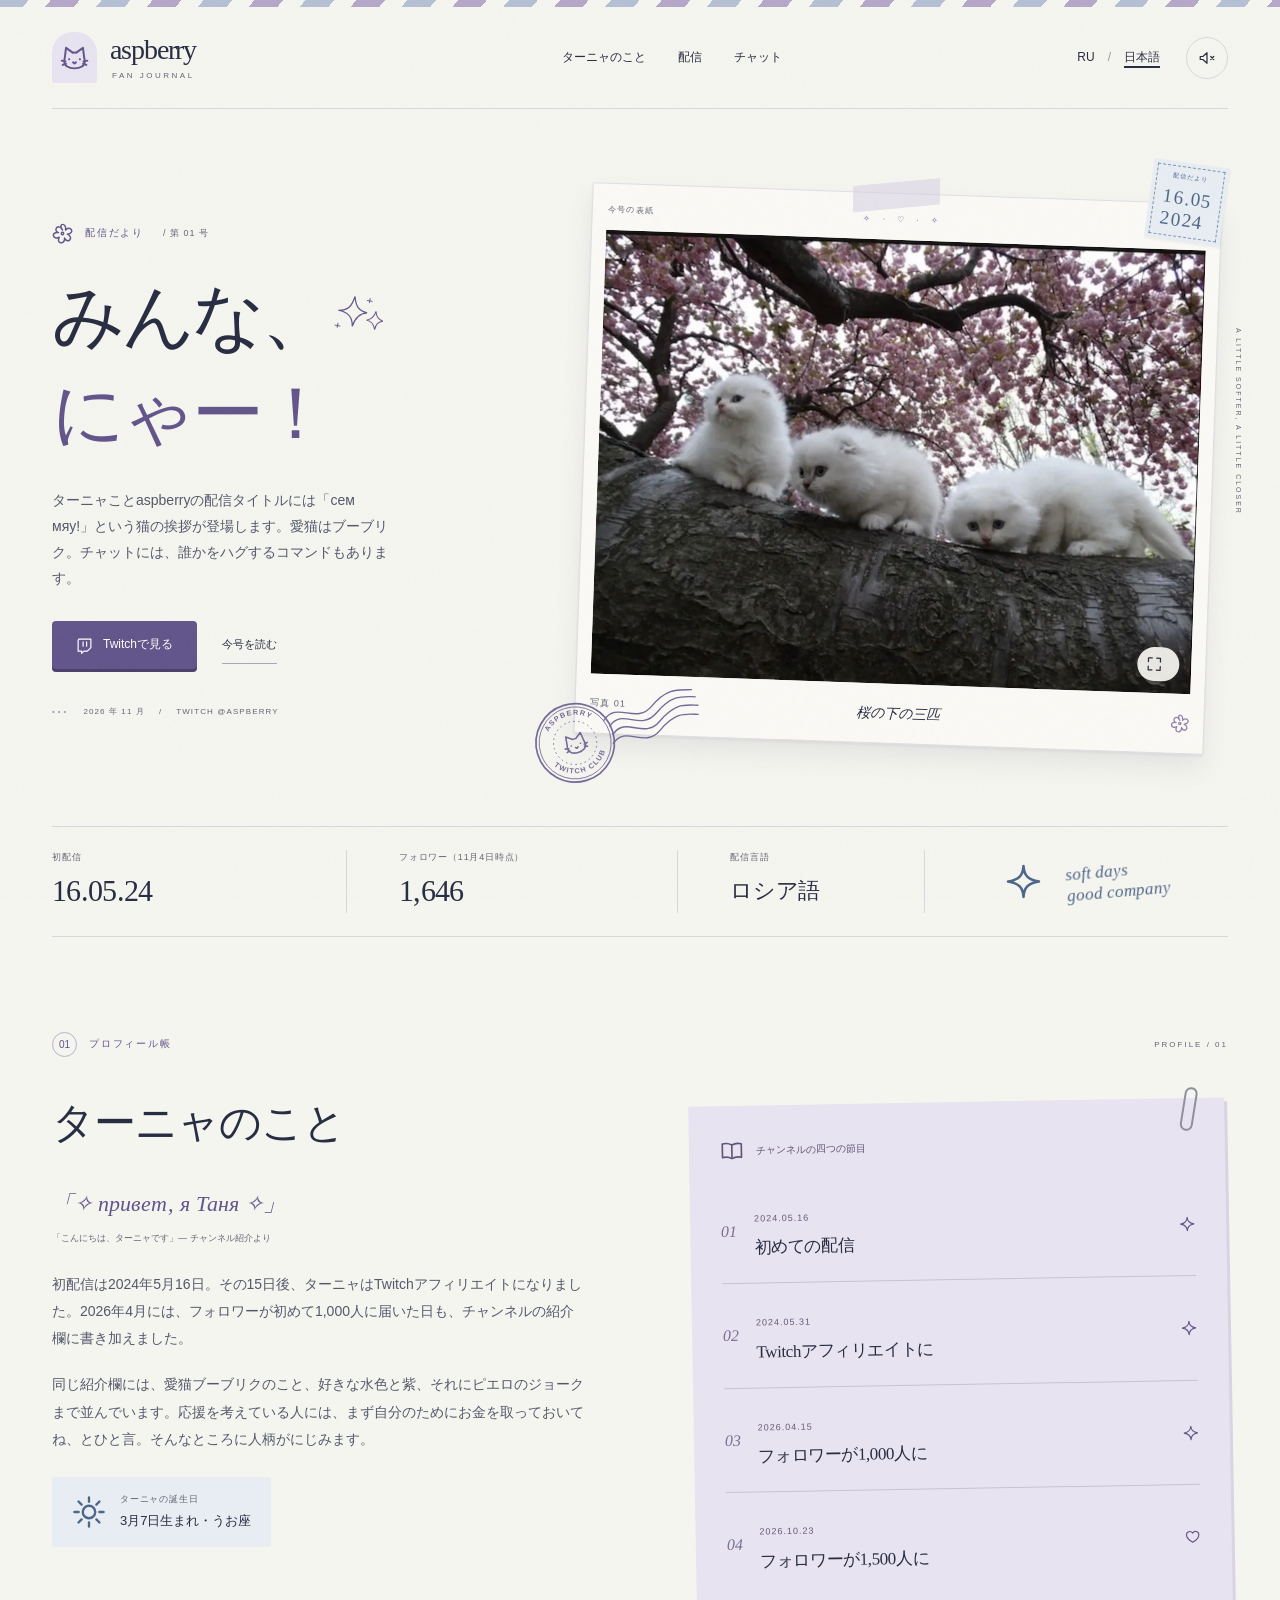
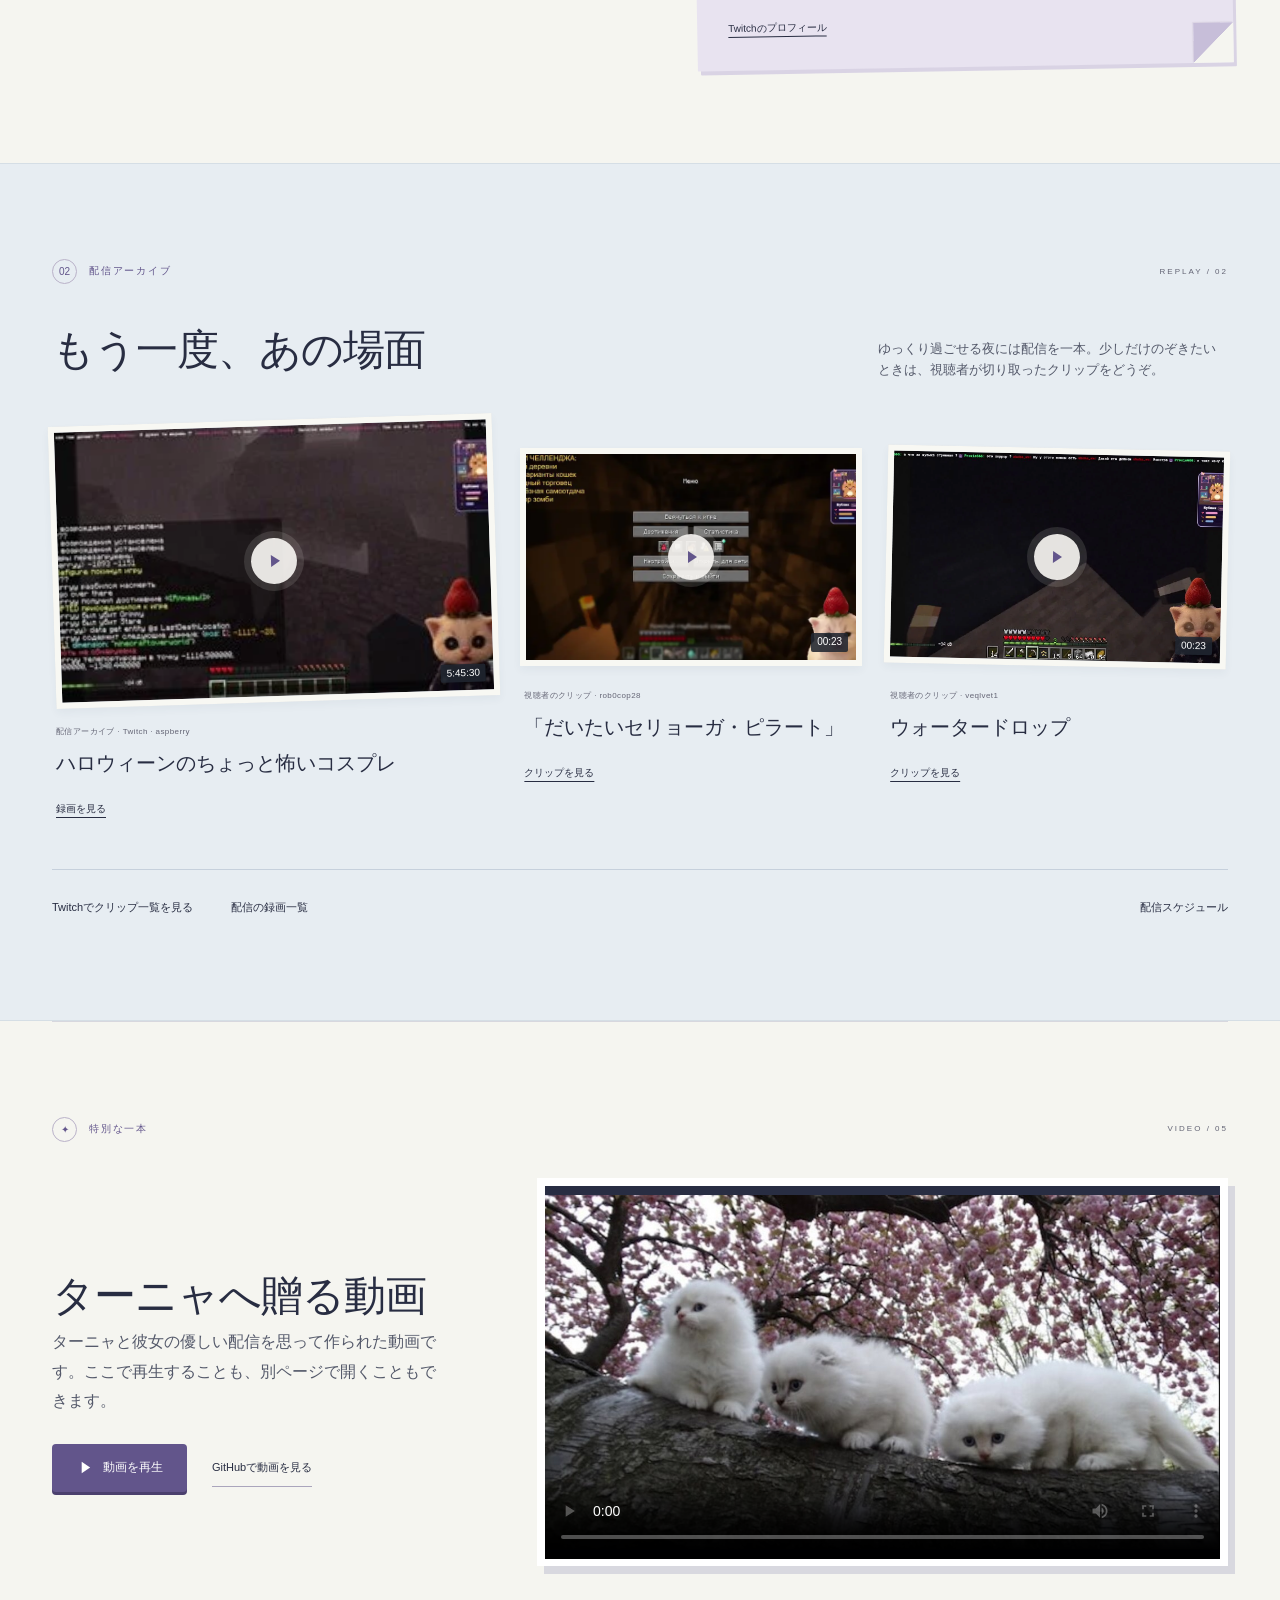
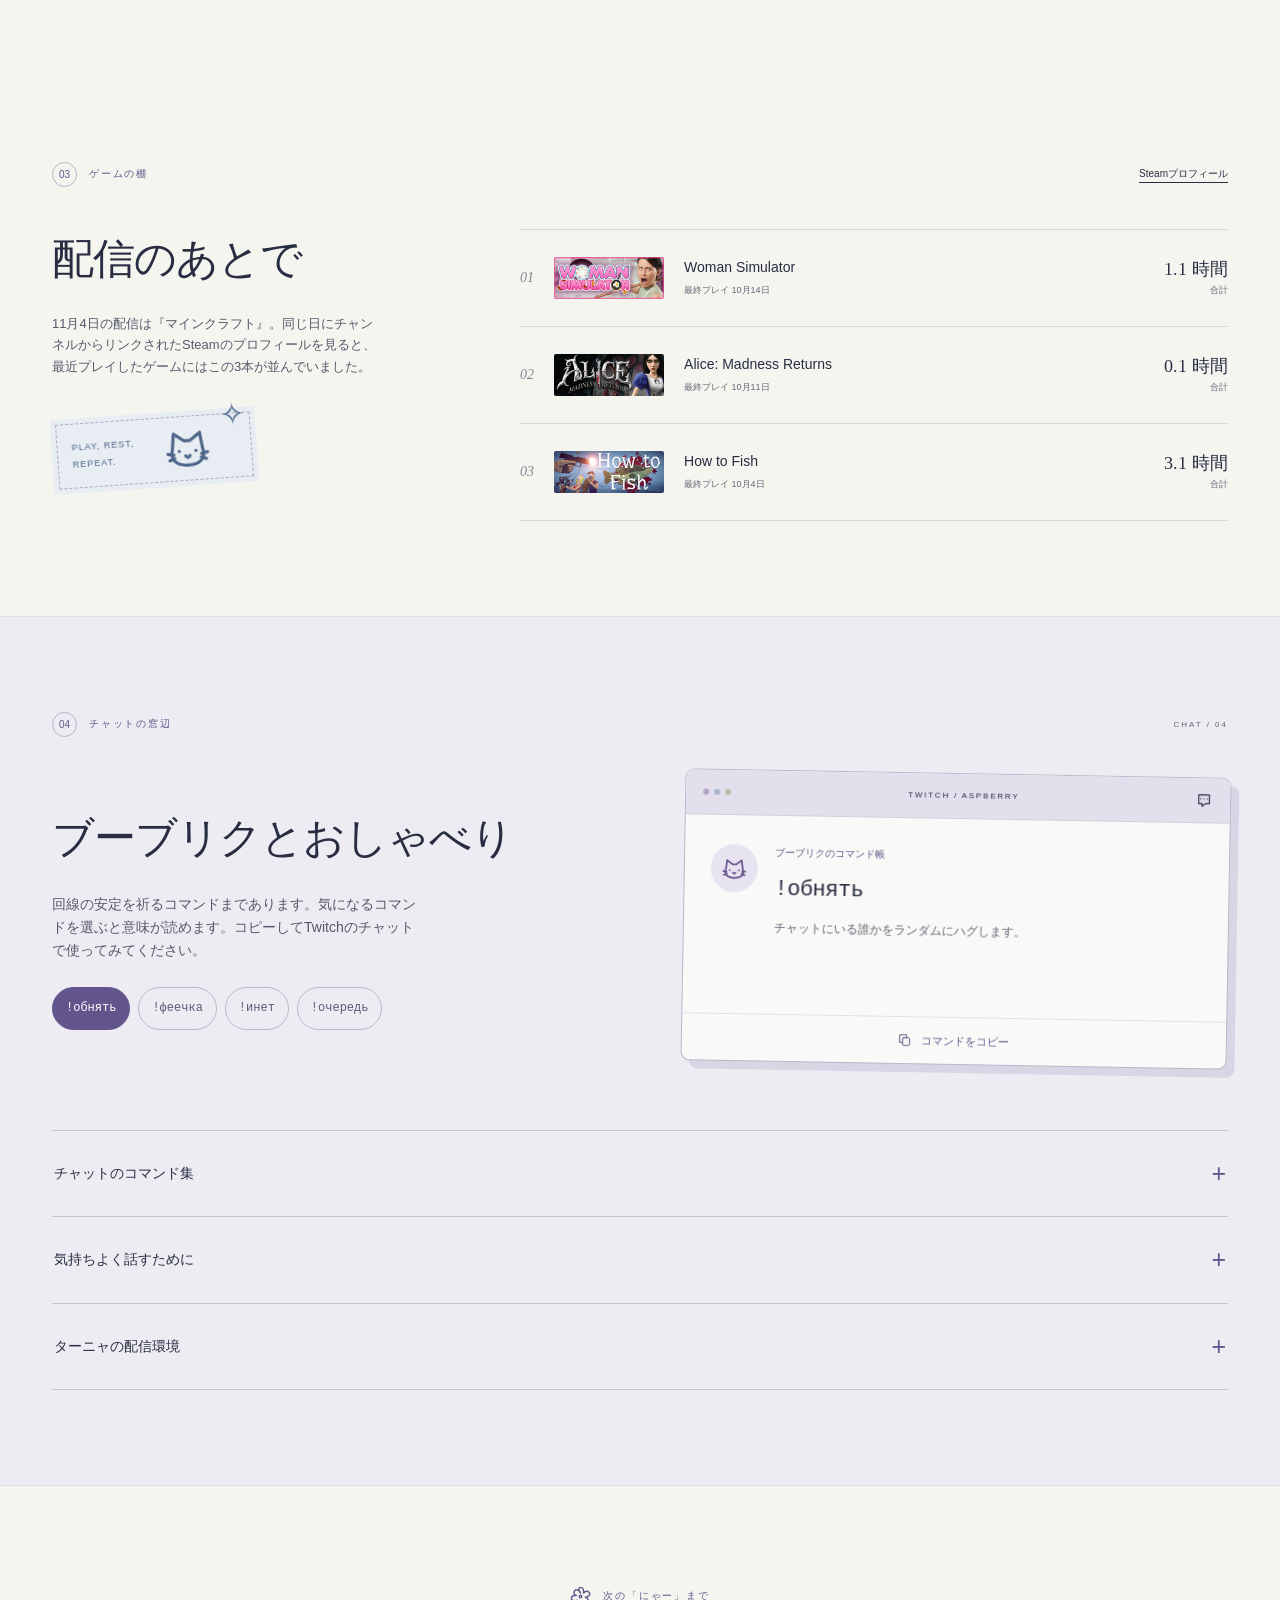
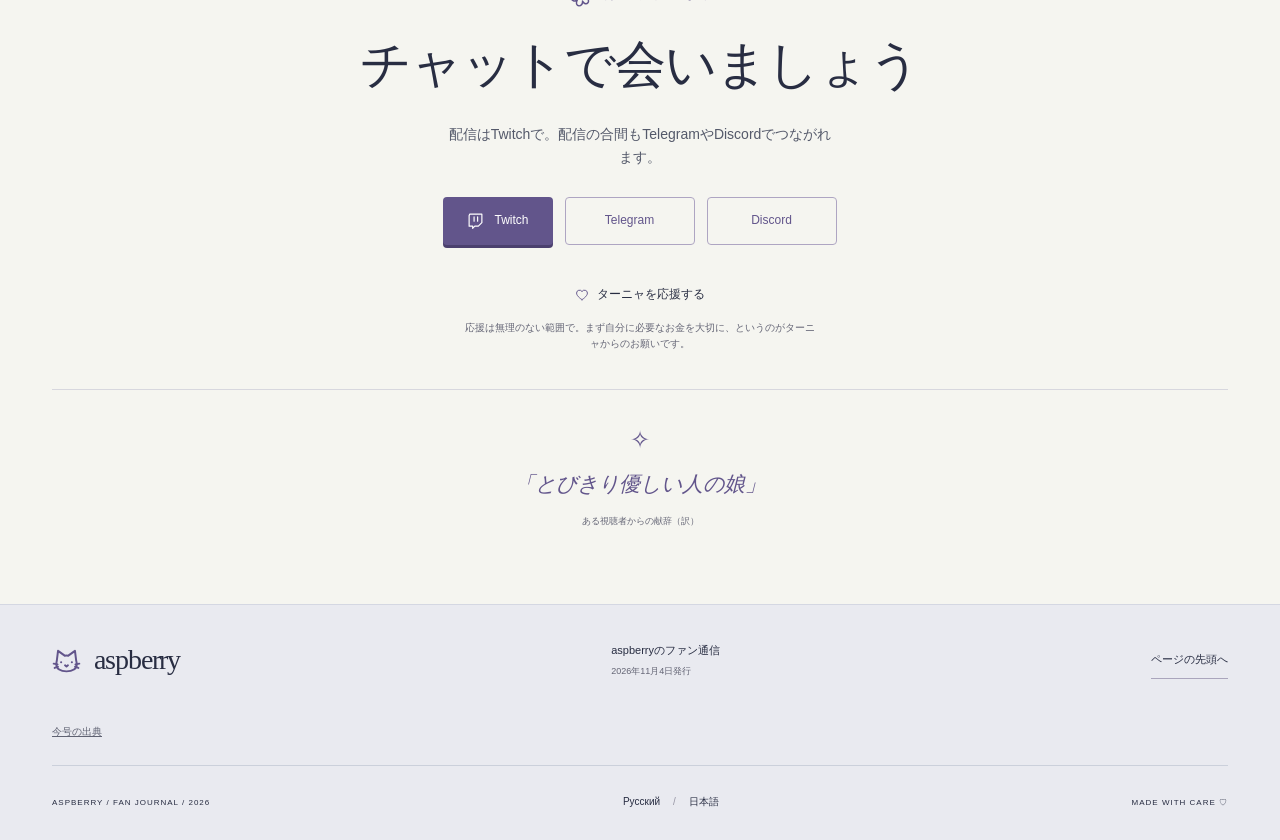
<file: docs/ja.html>
<!doctype html>
<html lang="ja">
<head>
  <meta charset="utf-8">
  <meta name="viewport" content="width=device-width, initial-scale=1">
  <title>aspberry（ターニャ）｜Twitch配信とクリップを紹介するファン通信</title>
  <meta name="description" content="ロシア語で配信するターニャことaspberryのファン通信。初配信からの歩み、マインクラフトの配信、視聴者のクリップ、猫のブーブリクにちなんだチャットコマンドを日本語で紹介します。">
  <meta name="theme-color" content="#f5f5f0">
  <meta name="color-scheme" content="light">
  <meta name="robots" content="index,follow,max-image-preview:large">
  <link rel="canonical" href="https://wolfik777.github.io/aspberry-site/ja.html">
  <link rel="alternate" hreflang="ru" href="https://wolfik777.github.io/aspberry-site/">
  <link rel="alternate" hreflang="ja" href="https://wolfik777.github.io/aspberry-site/ja.html">
  <link rel="alternate" hreflang="x-default" href="https://wolfik777.github.io/aspberry-site/">
  <meta property="og:type" content="website">
  <meta property="og:site_name" content="aspberry · fan journal">
  <meta property="og:title" content="aspberry（ターニャ）｜Twitch配信とクリップを紹介するファン通信">
  <meta property="og:description" content="ロシア語で配信するターニャことaspberryのファン通信。初配信からの歩み、マインクラフトの配信、視聴者のクリップ、猫のブーブリクにちなんだチャットコマンドを日本語で紹介します。">
  <meta property="og:url" content="https://wolfik777.github.io/aspberry-site/ja.html">
  <meta property="og:locale" content="ja_JP">
  <meta property="og:locale:alternate" content="ru_RU">
  <meta property="og:image" content="https://wolfik777.github.io/aspberry-site/assets/social-sakura.jpg">
  <meta property="og:image:width" content="1200"><meta property="og:image:height" content="630">
  <meta property="og:image:alt" content="桜色の花に囲まれた枝に、白い子猫が3匹並んでいる。">
  <meta name="twitter:card" content="summary_large_image">
  <meta name="twitter:title" content="aspberry（ターニャ）｜Twitch配信とクリップを紹介するファン通信">
  <meta name="twitter:description" content="ロシア語で配信するターニャことaspberryのファン通信。初配信からの歩み、マインクラフトの配信、視聴者のクリップ、猫のブーブリクにちなんだチャットコマンドを日本語で紹介します。">
  <meta name="twitter:image" content="https://wolfik777.github.io/aspberry-site/assets/social-sakura.jpg">
  <link rel="icon" type="image/svg+xml" href="./assets/favicon.svg">
  <link rel="stylesheet" href="./assets/site.css">
  <script type="application/ld+json">{"@context":"https://schema.org","@graph":[{"@type":"WebSite","@id":"https://wolfik777.github.io/aspberry-site/#website","name":"aspberry · aspberryのファン通信","url":"https://wolfik777.github.io/aspberry-site/","inLanguage":["ru","ja"]},{"@type":"WebPage","@id":"https://wolfik777.github.io/aspberry-site/ja.html#page","name":"aspberry（ターニャ）｜Twitch配信とクリップを紹介するファン通信","description":"ロシア語で配信するターニャことaspberryのファン通信。初配信からの歩み、マインクラフトの配信、視聴者のクリップ、猫のブーブリクにちなんだチャットコマンドを日本語で紹介します。","url":"https://wolfik777.github.io/aspberry-site/ja.html","inLanguage":"ja","isPartOf":{"@id":"https://wolfik777.github.io/aspberry-site/#website"},"dateModified":"2026-11-04","about":{"@type":"Person","name":"Таня","alternateName":"aspberry","sameAs":["https://www.twitch.tv/aspberry"]}}]}</script>
  <script defer src="./assets/site.js"></script>
</head>
<body>
  <a class="skip-link" href="#main">本文へ</a>
  <div class="airmail" aria-hidden="true"></div>
  <header class="masthead wrap" id="top">
    <a class="brand" href="#top" aria-label="aspberry">
      <span class="brand-icon"><svg class="icon " viewBox="0 0 24 24" fill="none" stroke="currentColor" stroke-width="1.65" stroke-linecap="round" stroke-linejoin="round" aria-hidden="true" focusable="false"><path d="M4 12 5 4l5.5 4a13 13 0 0 1 3 0L19 4l1 8c2.5 7.8-4.7 9-8 9S1.7 19.9 4 12Z"/><path d="M7.5 13.5h.1m8.8 0h.1M10.8 16l1.2 1 1.2-1M1.4 14.6l3.2.6m-2.4 2.9 2.7-1m17.7-2.5-3.2.6m2.4 2.9-2.7-1"/></svg></span><span>aspberry<span class="brand-sub">FAN JOURNAL</span></span>
    </a>
    <nav class="main-nav" aria-label="誌面の目次">
      <a href="#tanya">ターニャのこと</a><a href="#broadcast">配信</a><a href="#chat">チャット</a>
    </nav>
    <div class="head-controls">
      <div class="languages" role="group" aria-label="表示言語">
        <a href="./index.html" lang="ru" hreflang="ru" >RU</a><span aria-hidden="true">/</span><a href="./ja.html" lang="ja" hreflang="ja" aria-current="page">日本語</a>
      </div>
      <button class="sound icon-button" type="button" aria-pressed="false" aria-label="操作音をオンにする" data-off="操作音をオンにする" data-on="操作音をオフにする" hidden><svg class="icon sound-muted" viewBox="0 0 24 24" fill="none" stroke="currentColor" stroke-width="1.65" stroke-linecap="round" stroke-linejoin="round" aria-hidden="true" focusable="false"><path d="M3 10h3.5L12 5v14l-5.5-5H3zM17 10l4 4m0-4-4 4"/></svg><svg class="icon sound-playing" viewBox="0 0 24 24" fill="none" stroke="currentColor" stroke-width="1.65" stroke-linecap="round" stroke-linejoin="round" aria-hidden="true" focusable="false"><path d="M3 10h3.5L12 5v14l-5.5-5H3zM16 9a4.5 4.5 0 0 1 0 6m3-9a8 8 0 0 1 0 12"/></svg></button>
    </div>
  </header>
  <main id="main">
    <section class="hero wrap" aria-labelledby="hello-title">
      <div class="hero-copy">
        <p class="eyebrow"><svg class="icon " viewBox="0 0 24 24" fill="none" stroke="currentColor" stroke-width="1.65" stroke-linecap="round" stroke-linejoin="round" aria-hidden="true" focusable="false"><path d="M12 8c-5.5-9-11 1.5-4.6 3-9.3-1.3-6.2 9.1.9 5.2-4 8.1 6.9 8.8 6 1 4.3 7.7 11.1-.9 3.2-4.4 9.8-1.3 3.1-10.9-2.1-4.8C17-1 6-.2 12 8Z"/><circle cx="12" cy="12" r="1.4"/></svg> 配信だより <span class="issue">/ 第 01 号</span></p>
        <h1 id="hello-title">みんな、<br><em>にゃー！</em><svg class="flourish" viewBox="0 0 95 68" fill="none" aria-hidden="true"><g stroke="currentColor" stroke-linecap="round"><path d="M36 6c-3 19-8 24-23 27 16 0 25 7 27 22 2-15 8-23 20-26C46 28 40 22 36 6Z" stroke-width="2"/><path d="M74 24c-1 10-5 14-13 17 8 0 13 4 16 13 0-9 3-14 11-16-8-1-12-5-14-14Z" stroke-width="1.6"/><path d="M61 5v7m-4-3h8m-49 45v7m-4-3h8" stroke-width="1.4"/></g></svg></h1>
        <p class="intro">ターニャことaspberryの配信タイトルには「сем мяу!」という猫の挨拶が登場します。愛猫はブーブリク。チャットには、誰かをハグするコマンドもあります。</p>
        <div class="hero-actions"><a class="button primary" href="https://www.twitch.tv/aspberry" target="_blank" rel="noopener noreferrer"><svg class="icon " viewBox="0 0 24 24" fill="none" stroke="currentColor" stroke-width="1.65" stroke-linecap="round" stroke-linejoin="round" aria-hidden="true" focusable="false"><path d="M4 3h17v12l-5 5h-5l-3 3v-3H3V5z"/><path d="M10 7v6m5-6v6"/></svg>Twitchで見る</a><a class="text-link" href="#tanya">今号を読む</a></div>
        <p class="hero-footer"><span class="fine-dots" aria-hidden="true">•••</span> 2026 年 11 月 <span>/</span> TWITCH @ASPBERRY</p>
      </div>
      <figure class="cover">
        <div class="photo-sheet" data-tilt>
          <div class="photo-topline"><span>今号の表紙</span><span class="photo-stars" aria-hidden="true">✧ · ♡ · ✧</span><span>ASPBERRY</span></div>
          <a class="photo-open" href="./assets/sakura-cats.jpg" aria-label="写真を大きく表示"><picture><source type="image/webp" srcset="./assets/sakura-512.webp 512w, ./assets/sakura-896.webp 896w, ./assets/sakura-1360.webp 1360w" sizes="(max-width: 700px) 92vw, (max-width: 1020px) 55vw, 660px"><img src="./assets/sakura-cats.jpg" width="1536" height="1136" alt="桜色の花に囲まれた枝に、白い子猫が3匹並んでいる。" fetchpriority="high"></picture><span class="expand-label"><svg class="icon " viewBox="0 0 24 24" fill="none" stroke="currentColor" stroke-width="1.65" stroke-linecap="round" stroke-linejoin="round" aria-hidden="true" focusable="false"><path d="M4 9V4h5m6 0h5v5m0 6v5h-5m-6 0H4v-5"/></svg><span>写真を大きく表示</span></span></a>
          <figcaption><span>写真 01</span><span>桜の下の三匹</span><svg class="icon " viewBox="0 0 24 24" fill="none" stroke="currentColor" stroke-width="1.65" stroke-linecap="round" stroke-linejoin="round" aria-hidden="true" focusable="false"><path d="M12 8c-5.5-9-11 1.5-4.6 3-9.3-1.3-6.2 9.1.9 5.2-4 8.1 6.9 8.8 6 1 4.3 7.7 11.1-.9 3.2-4.4 9.8-1.3 3.1-10.9-2.1-4.8C17-1 6-.2 12 8Z"/><circle cx="12" cy="12" r="1.4"/></svg></figcaption>
        </div>
        <span class="stamp-label" aria-hidden="true">配信だより<b>16.05<br>2024</b></span>
        <svg class="cancel-mark" viewBox="0 0 220 112" aria-hidden="true" focusable="false" fill="none" stroke="currentColor">
  <defs><path id="stamp-top" d="M16 59a38 38 0 0 1 76 0"/><path id="stamp-bottom" d="M14 54a40 40 0 0 0 80 0"/></defs>
  <circle cx="54" cy="56" r="49" stroke-width="2.1"/><circle cx="54" cy="56" r="45" stroke-width="1"/><circle cx="54" cy="56" r="27" stroke-width="1" stroke-dasharray="2 4"/>
  <g font-family="Arial,sans-serif" font-size="9" letter-spacing="1.6" fill="currentColor" stroke="none" text-anchor="middle" font-weight="bold">
    <text><textPath href="#stamp-top" startOffset="50%">ASPBERRY</textPath></text><text><textPath href="#stamp-bottom" startOffset="50%">TWITCH CLUB</textPath></text>
  </g><g transform="translate(38 40) scale(1.36)" stroke-width="1.45" stroke-linecap="round" stroke-linejoin="round"><path d="M4 12 5 4l5.5 4a13 13 0 0 1 3 0L19 4l1 8c2.5 7.8-4.7 9-8 9S1.7 19.9 4 12Z"/><path d="M7.5 13.5h.1m8.8 0h.1M10.8 16l1.2 1 1.2-1M1.4 14.6l3.2.6m-2.4 2.9 2.7-1m17.7-2.5-3.2.6m2.4 2.9-2.7-1"/></g>
  <g stroke-width="1.7"><path d="M96 40c23-20 37 17 63 0s38-9 54-5"/><path d="M101 49c22-19 35 18 61 1s38-10 53-5"/><path d="M102 60c22-19 35 18 61 1s37-10 52-5"/><path d="M99 71c22-19 35 18 61 1s37-10 52-5"/></g></svg>
        <span class="cover-side" aria-hidden="true">A LITTLE SOFTER, A LITTLE CLOSER</span>
      </figure>
    </section>
    <div class="facts wrap" aria-label="aspberryのファン通信">
      <div><span class="tiny">初配信</span><strong>16.05.24</strong></div>
      <div><span class="tiny">フォロワー（11月4日時点）</span><strong>1,646</strong></div>
      <div><span class="tiny">配信言語</span><strong class="word-stat">ロシア語</strong></div>
      <span class="facts-art" aria-hidden="true"><svg class="icon " viewBox="0 0 24 24" fill="none" stroke="currentColor" stroke-width="1.65" stroke-linecap="round" stroke-linejoin="round" aria-hidden="true" focusable="false"><path d="M12 2c.4 6 2.8 8.8 10 10-7.2 1.2-9.6 4-10 10-.4-6-2.8-8.8-10-10 7.2-1.2 9.6-4 10-10Z"/></svg> <span>soft days<br>good company</span></span>
    </div>

    <section class="story section wrap" id="tanya" aria-labelledby="story-title">
      <div class="section-head"><p class="eyebrow"><span class="section-number">01</span> プロフィール帳</p><span class="margin-label" aria-hidden="true">PROFILE / 01</span></div>
      <div class="story-grid">
        <div class="story-copy"><h2 id="story-title">ターニャのこと</h2><p class="pull-quote" lang="ru">「✧ привет, я Таня ✧」</p><p class="quote-credit">「こんにちは、ターニャです」― チャンネル紹介より</p><p>初配信は2024年5月16日。その15日後、ターニャはTwitchアフィリエイトになりました。2026年4月には、フォロワーが初めて1,000人に届いた日も、チャンネルの紹介欄に書き加えました。</p><p>同じ紹介欄には、愛猫ブーブリクのこと、好きな水色と紫、それにピエロのジョークまで並んでいます。応援を考えている人には、まず自分のためにお金を取っておいてね、とひと言。そんなところに人柄がにじみます。</p><div class="birthday"><svg class="icon " viewBox="0 0 24 24" fill="none" stroke="currentColor" stroke-width="1.65" stroke-linecap="round" stroke-linejoin="round" aria-hidden="true" focusable="false"><circle cx="12" cy="12" r="4.4"/><path d="M12 1.7v3m0 14.6v3m10.3-10.3h-3M4.7 12h-3M19.4 4.6l-2.2 2.2M6.8 17.2l-2.2 2.2M4.6 4.6l2.2 2.2m10.4 10.4 2.2 2.2"/></svg><span><span class="tiny">ターニャの誕生日</span><strong>3月7日生まれ・うお座</strong></span></div></div>
        <div class="timeline-sheet">
          <p class="sheet-kicker"><svg class="icon " viewBox="0 0 24 24" fill="none" stroke="currentColor" stroke-width="1.65" stroke-linecap="round" stroke-linejoin="round" aria-hidden="true" focusable="false"><path d="M12 6C9.3 4.5 6 4 2.5 5v13.5c3.6-1 6.8-.4 9.5 1.2 2.7-1.6 5.9-2.2 9.5-1.2V5c-3.5-1-6.8-.5-9.5 1zm0 0v13"/></svg> チャンネルの四つの節目</p>
          <ol class="timeline"><li><span class="timeline-index" aria-hidden="true">01</span><div><time datetime="2024-05-16">2024.05.16</time><h3>初めての配信</h3></div><svg class="icon " viewBox="0 0 24 24" fill="none" stroke="currentColor" stroke-width="1.65" stroke-linecap="round" stroke-linejoin="round" aria-hidden="true" focusable="false"><path d="M12 2c.4 6 2.8 8.8 10 10-7.2 1.2-9.6 4-10 10-.4-6-2.8-8.8-10-10 7.2-1.2 9.6-4 10-10Z"/></svg></li><li><span class="timeline-index" aria-hidden="true">02</span><div><time datetime="2024-05-31">2024.05.31</time><h3>Twitchアフィリエイトに</h3></div><svg class="icon " viewBox="0 0 24 24" fill="none" stroke="currentColor" stroke-width="1.65" stroke-linecap="round" stroke-linejoin="round" aria-hidden="true" focusable="false"><path d="M12 2c.4 6 2.8 8.8 10 10-7.2 1.2-9.6 4-10 10-.4-6-2.8-8.8-10-10 7.2-1.2 9.6-4 10-10Z"/></svg></li><li><span class="timeline-index" aria-hidden="true">03</span><div><time datetime="2026-04-15">2026.04.15</time><h3>フォロワーが1,000人に</h3></div><svg class="icon " viewBox="0 0 24 24" fill="none" stroke="currentColor" stroke-width="1.65" stroke-linecap="round" stroke-linejoin="round" aria-hidden="true" focusable="false"><path d="M12 2c.4 6 2.8 8.8 10 10-7.2 1.2-9.6 4-10 10-.4-6-2.8-8.8-10-10 7.2-1.2 9.6-4 10-10Z"/></svg></li><li><span class="timeline-index" aria-hidden="true">04</span><div><time datetime="2026-10-23">2026.10.23</time><h3>フォロワーが1,500人に</h3></div><svg class="icon " viewBox="0 0 24 24" fill="none" stroke="currentColor" stroke-width="1.65" stroke-linecap="round" stroke-linejoin="round" aria-hidden="true" focusable="false"><path d="M12 20S2.7 14.5 2.7 8.7a5 5 0 0 1 9.3-2.5 5 5 0 0 1 9.3 2.5C21.3 14.5 12 20 12 20Z"/></svg></li></ol>
          <a href="https://www.twitch.tv/aspberry/about" class="source-link" target="_blank" rel="noopener noreferrer">Twitchのプロフィール</a>
          <span class="paper-pin" aria-hidden="true"></span>
        </div>
      </div>
    </section>

    <section class="broadcast section" id="broadcast" aria-labelledby="broadcast-title">
      <div class="wrap"><div class="section-head"><p class="eyebrow"><span class="section-number">02</span> 配信アーカイブ</p><span class="margin-label" aria-hidden="true">REPLAY / 02</span></div>
      <div class="section-intro"><h2 id="broadcast-title">もう一度、あの場面</h2><p>ゆっくり過ごせる夜には配信を一本。少しだけのぞきたいときは、視聴者が切り取ったクリップをどうぞ。</p></div>
      <div class="replays"><article class="replay replay-featured">
        <a href="https://www.twitch.tv/videos/2915898357" target="_blank" rel="noopener noreferrer" class="replay-picture" aria-label="ハロウィーンのちょっと怖いコスプレ — 録画を見る">
          <img src="./assets/vod-halloween.webp" width="320" height="180" loading="lazy" decoding="async" alt="ハロウィーンのちょっと怖いコスプレ">
          <span class="play"><svg class="icon " viewBox="0 0 24 24" fill="none" stroke="currentColor" stroke-width="1.65" stroke-linecap="round" stroke-linejoin="round" aria-hidden="true" focusable="false"><path d="m8 4 12 8-12 8z" fill="currentColor" stroke="none"/></svg></span><span class="timecode" aria-label="再生時間 5:45:30">5:45:30</span>
        </a><div class="replay-caption"><p class="tiny">配信アーカイブ <span>· Twitch · aspberry</span></p><h3><a href="https://www.twitch.tv/videos/2915898357" target="_blank" rel="noopener noreferrer">ハロウィーンのちょっと怖いコスプレ</a></h3><a class="small-link" href="https://www.twitch.tv/videos/2915898357" target="_blank" rel="noopener noreferrer">録画を見る</a></div></article><article class="replay ">
        <a href="https://www.twitch.tv/aspberry/clip/SmallWimpyBaboonPlanking-8EXbA0t5qBMa1x8t?range=7d" target="_blank" rel="noopener noreferrer" class="replay-picture" aria-label="「だいたいセリョーガ・ピラート」 — クリップを見る">
          <img src="./assets/clip-pirate.webp" width="800" height="450" loading="lazy" decoding="async" alt="「だいたいセリョーガ・ピラート」">
          <span class="play"><svg class="icon " viewBox="0 0 24 24" fill="none" stroke="currentColor" stroke-width="1.65" stroke-linecap="round" stroke-linejoin="round" aria-hidden="true" focusable="false"><path d="m8 4 12 8-12 8z" fill="currentColor" stroke="none"/></svg></span><span class="timecode" aria-label="再生時間 00:23">00:23</span>
        </a><div class="replay-caption"><p class="tiny">視聴者のクリップ <span>· rob0cop28</span></p><h3><a href="https://www.twitch.tv/aspberry/clip/SmallWimpyBaboonPlanking-8EXbA0t5qBMa1x8t?range=7d" target="_blank" rel="noopener noreferrer">「だいたいセリョーガ・ピラート」</a></h3><a class="small-link" href="https://www.twitch.tv/aspberry/clip/SmallWimpyBaboonPlanking-8EXbA0t5qBMa1x8t?range=7d" target="_blank" rel="noopener noreferrer">クリップを見る</a></div></article><article class="replay ">
        <a href="https://www.twitch.tv/aspberry/clip/ArtisticVenomousPorcupineBudStar-3gOk1CRICEKbABSt?range=7d" target="_blank" rel="noopener noreferrer" class="replay-picture" aria-label="ウォータードロップ — クリップを見る">
          <img src="./assets/clip-water.webp" width="800" height="450" loading="lazy" decoding="async" alt="ウォータードロップ">
          <span class="play"><svg class="icon " viewBox="0 0 24 24" fill="none" stroke="currentColor" stroke-width="1.65" stroke-linecap="round" stroke-linejoin="round" aria-hidden="true" focusable="false"><path d="m8 4 12 8-12 8z" fill="currentColor" stroke="none"/></svg></span><span class="timecode" aria-label="再生時間 00:23">00:23</span>
        </a><div class="replay-caption"><p class="tiny">視聴者のクリップ <span>· veqlvet1</span></p><h3><a href="https://www.twitch.tv/aspberry/clip/ArtisticVenomousPorcupineBudStar-3gOk1CRICEKbABSt?range=7d" target="_blank" rel="noopener noreferrer">ウォータードロップ</a></h3><a class="small-link" href="https://www.twitch.tv/aspberry/clip/ArtisticVenomousPorcupineBudStar-3gOk1CRICEKbABSt?range=7d" target="_blank" rel="noopener noreferrer">クリップを見る</a></div></article></div>
      <div class="archive-footer"><a href="https://www.twitch.tv/aspberry/clips" target="_blank" rel="noopener noreferrer">Twitchでクリップ一覧を見る</a><a href="https://www.twitch.tv/aspberry/videos" target="_blank" rel="noopener noreferrer">配信の録画一覧</a><a href="https://www.twitch.tv/aspberry/schedule" target="_blank" rel="noopener noreferrer">配信スケジュール</a></div></div>
    </section>

    <section class="video-letter section wrap" id="video" aria-labelledby="video-title">
      <div class="section-head"><p class="eyebrow"><span class="section-number">✦</span> 特別な一本</p><span class="margin-label" aria-hidden="true">VIDEO / 05</span></div>
      <div class="video-letter-grid">
        <div><h2 id="video-title">ターニャへ贈る動画</h2><p>ターニャと彼女の優しい配信を思って作られた動画です。ここで再生することも、別ページで開くこともできます。</p><div class="video-actions"><a class="button primary" href="./assets/926.mp4" target="_blank" rel="noopener"><svg class="icon " viewBox="0 0 24 24" fill="none" stroke="currentColor" stroke-width="1.65" stroke-linecap="round" stroke-linejoin="round" aria-hidden="true" focusable="false"><path d="m8 4 12 8-12 8z" fill="currentColor" stroke="none"/></svg>動画を再生</a><a class="text-link" href="https://github.com/wolfik777/aspberry-site/blob/main/docs/assets/926.mp4" target="_blank" rel="noopener">GitHubで動画を見る</a></div></div>
        <video class="tribute-video" controls preload="metadata" playsinline poster="./assets/social-sakura.jpg"><source src="./assets/926.mp4" type="video/mp4"><a href="./assets/926.mp4">動画を再生</a></video>
      </div>
    </section>

    <section class="games section wrap" aria-labelledby="games-title">
      <div class="section-head"><p class="eyebrow"><span class="section-number">03</span> ゲームの棚</p><a class="source-link" href="https://steamcommunity.com/profiles/76561199697756785/" target="_blank" rel="noopener noreferrer">Steamプロフィール</a></div>
      <div class="games-grid"><div class="games-copy"><h2 id="games-title">配信のあとで</h2><p>11月4日の配信は『マインクラフト』。同じ日にチャンネルからリンクされたSteamのプロフィールを見ると、最近プレイしたゲームにはこの3本が並んでいました。</p><div class="mini-postcard" aria-hidden="true"><span>PLAY, REST,<br>REPEAT.</span><svg class="icon " viewBox="0 0 24 24" fill="none" stroke="currentColor" stroke-width="1.65" stroke-linecap="round" stroke-linejoin="round" aria-hidden="true" focusable="false"><path d="M4 12 5 4l5.5 4a13 13 0 0 1 3 0L19 4l1 8c2.5 7.8-4.7 9-8 9S1.7 19.9 4 12Z"/><path d="M7.5 13.5h.1m8.8 0h.1M10.8 16l1.2 1 1.2-1M1.4 14.6l3.2.6m-2.4 2.9 2.7-1m17.7-2.5-3.2.6m2.4 2.9-2.7-1"/></svg><span class="postcard-star">✧</span></div></div>
      <ol class="game-list"><li><a href="https://steamcommunity.com/app/4072240" target="_blank" rel="noopener noreferrer"><span class="game-index">01</span><img src="./assets/game-woman.jpg" width="184" height="69" loading="lazy" alt="Woman Simulator"><span class="game-info"><strong>Woman Simulator</strong><span>最終プレイ 10月14日</span></span><span class="game-hours">1.1 時間<small>合計</small></span></a></li><li><a href="https://steamcommunity.com/app/19680" target="_blank" rel="noopener noreferrer"><span class="game-index">02</span><img src="./assets/game-alice.jpg" width="184" height="69" loading="lazy" alt="Alice: Madness Returns"><span class="game-info"><strong>Alice: Madness Returns</strong><span>最終プレイ 10月11日</span></span><span class="game-hours">0.1 時間<small>合計</small></span></a></li><li><a href="https://steamcommunity.com/app/4001890" target="_blank" rel="noopener noreferrer"><span class="game-index">03</span><img src="./assets/game-fish.jpg" width="184" height="69" loading="lazy" alt="How to Fish"><span class="game-info"><strong>How to Fish</strong><span>最終プレイ 10月4日</span></span><span class="game-hours">3.1 時間<small>合計</small></span></a></li></ol></div>
    </section>

    <section class="chat-section section" id="chat" aria-labelledby="chat-title">
      <div class="wrap"><div class="section-head"><p class="eyebrow"><span class="section-number">04</span> チャットの窓辺</p><span class="margin-label" aria-hidden="true">CHAT / 04</span></div>
      <div class="chat-grid"><div class="chat-copy"><h2 id="chat-title">ブーブリクとおしゃべり</h2><p>回線の安定を祈るコマンドまであります。気になるコマンドを選ぶと意味が読めます。コピーしてTwitchのチャットで使ってみてください。</p>
      <div class="command-tabs" role="group" aria-label="コマンドの例" hidden><button type="button" data-command="!обнять" data-description="チャットにいる誰かをランダムにハグします。" aria-pressed="true">!обнять</button><button type="button" data-command="!феечка" data-description="自分が「ウィンクス」のどの妖精か占えます。" aria-pressed="false">!феечка</button><button type="button" data-command="!инет" data-description="回線が安定するように、みんなでお祈り。" aria-pressed="false">!инет</button><button type="button" data-command="!очередь" data-description="みんなで見る予定の作品を確認できます。" aria-pressed="false">!очередь</button></div><noscript><p>下のコマンド集から文字列を選んでコピーできます。</p></noscript></div>
      <div class="chat-window">
        <div class="window-chrome"><span class="window-dots" aria-hidden="true"><i></i><i></i><i></i></span><span>TWITCH / ASPBERRY</span><svg class="icon " viewBox="0 0 24 24" fill="none" stroke="currentColor" stroke-width="1.65" stroke-linecap="round" stroke-linejoin="round" aria-hidden="true" focusable="false"><path d="M20 4H4v13h5v4l5-4h6z"/><path d="M7 10h.1m4.8 0h.1m4.7 0h.1"/></svg></div>
        <div class="chat-screen"><span class="bot-avatar" aria-hidden="true"><svg class="icon " viewBox="0 0 24 24" fill="none" stroke="currentColor" stroke-width="1.65" stroke-linecap="round" stroke-linejoin="round" aria-hidden="true" focusable="false"><path d="M4 12 5 4l5.5 4a13 13 0 0 1 3 0L19 4l1 8c2.5 7.8-4.7 9-8 9S1.7 19.9 4 12Z"/><path d="M7.5 13.5h.1m8.8 0h.1M10.8 16l1.2 1 1.2-1M1.4 14.6l3.2.6m-2.4 2.9 2.7-1m17.7-2.5-3.2.6m2.4 2.9-2.7-1"/></svg></span><div><p class="bot-label">ブーブリクのコマンド帳</p><code id="selected-command">!обнять</code><p id="command-description">チャットにいる誰かをランダムにハグします。</p></div></div>
        <button class="copy-command" type="button" data-copied="コピーしました" data-failure="コマンドの文字列を選択してコピーしてください。" hidden><svg class="icon " viewBox="0 0 24 24" fill="none" stroke="currentColor" stroke-width="1.65" stroke-linecap="round" stroke-linejoin="round" aria-hidden="true" focusable="false"><rect x="8" y="8" width="12" height="13" rx="2"/><path d="M15 8V3H3v13h5"/></svg><span>コマンドをコピー</span></button>
      </div></div>
      <div class="accordions">
        <details><summary>チャットのコマンド集<span aria-hidden="true">+</span></summary><dl class="command-list"><div><dt><code>!обнять</code></dt><dd>チャットにいる誰かをランダムにハグします。</dd></div><div><dt><code>!феечка</code></dt><dd>自分が「ウィンクス」のどの妖精か占えます。</dd></div><div><dt><code>!инет</code></dt><dd>回線が安定するように、みんなでお祈り。</dd></div><div><dt><code>!очередь</code></dt><dd>みんなで見る予定の作品を確認できます。</dd></div><div><dt><code>!tg</code></dt><dd>ターニャのTelegramへのリンク。</dd></div><div><dt><code>!ds</code></dt><dd>Discordへの招待リンク。</dd></div><div><dt><code>!ущипнуть</code></dt><dd>誰かをランダムに、冗談でつねります。</dd></div><div><dt><code>!любовь ник</code></dt><dd>ニックネームを入れて相性を占います。</dd></div><div><dt><code>!iq</code></dt><dd>お遊びのIQチェック。</dd></div><div><dt><code>!пиво</code></dt><dd>ランダムに選んだ相手と、チャットで乾杯。</dd></div><div><dt><code>!писюнчик</code></dt><dd>大人向けのジョークコマンド。</dd></div><div><dt><code>!команды</code></dt><dd>ブーブリクが使えるコマンドの一覧。</dd></div><div><dt><code>!!!текст</code></dt><dd>メッセージの読み上げ。サブスク登録者、VIP、モデレーター向け。</dd></div></dl></details>
        <details><summary>気持ちよく話すために<span aria-hidden="true">+</span></summary><ul class="rules"><li>ターニャとほかの視聴者を大切に。中傷、差別、脅迫、嫌がらせ、政治に関する話題は控えてください。</li><li>ネタバレや攻略のヒントは、本人がお願いしたときに。スパムはBANの対象です。自分や他の配信者の宣伝も控えてください。</li><li>もめごとに加わった人は3分間ミュートされます。禁止コンテンツの投稿にはタイムアウト、BAN、VIP解除などの措置があり、最終判断はモデレーターが行います。</li></ul></details>
        <details><summary>ターニャの配信環境<span aria-hidden="true">+</span></summary><p>ノートPCはThunderobot 911 Air Wave D。Intel Core i5-11400H（2.70 GHz）、メモリ16 GB、NVIDIA GeForce RTX 3050 Laptop GPUを搭載。</p></details>
      </div></div>
    </section>

    <section class="farewell section wrap" aria-labelledby="farewell-title">
      <p class="eyebrow"><svg class="icon " viewBox="0 0 24 24" fill="none" stroke="currentColor" stroke-width="1.65" stroke-linecap="round" stroke-linejoin="round" aria-hidden="true" focusable="false"><path d="M12 8c-5.5-9-11 1.5-4.6 3-9.3-1.3-6.2 9.1.9 5.2-4 8.1 6.9 8.8 6 1 4.3 7.7 11.1-.9 3.2-4.4 9.8-1.3 3.1-10.9-2.1-4.8C17-1 6-.2 12 8Z"/><circle cx="12" cy="12" r="1.4"/></svg> 次の「にゃー」まで</p><h2 id="farewell-title">チャットで会いましょう</h2><p>配信はTwitchで。配信の合間もTelegramやDiscordでつながれます。</p>
      <div class="community-links"><a class="button primary" href="https://www.twitch.tv/aspberry" target="_blank" rel="noopener noreferrer"><svg class="icon " viewBox="0 0 24 24" fill="none" stroke="currentColor" stroke-width="1.65" stroke-linecap="round" stroke-linejoin="round" aria-hidden="true" focusable="false"><path d="M4 3h17v12l-5 5h-5l-3 3v-3H3V5z"/><path d="M10 7v6m5-6v6"/></svg>Twitch</a><a class="button outline" href="https://t.me/aspberryy" target="_blank" rel="noopener noreferrer">Telegram</a><a class="button outline" href="https://discord.gg/dEzrBffs4e" target="_blank" rel="noopener noreferrer">Discord</a></div>
      <div class="support"><a href="https://donatex.gg/donate/aspberry" class="support-link" target="_blank" rel="noopener noreferrer"><svg class="icon " viewBox="0 0 24 24" fill="none" stroke="currentColor" stroke-width="1.65" stroke-linecap="round" stroke-linejoin="round" aria-hidden="true" focusable="false"><path d="M12 20S2.7 14.5 2.7 8.7a5 5 0 0 1 9.3-2.5 5 5 0 0 1 9.3 2.5C21.3 14.5 12 20 12 20Z"/></svg>ターニャを応援する</a><p>応援は無理のない範囲で。まず自分に必要なお金を大切に、というのがターニャからのお願いです。</p></div>
      <aside class="dedication"><span aria-hidden="true">✧</span><p>「とびきり優しい人の娘」</p><span>ある視聴者からの献辞（訳）</span></aside>
    </section>
  </main>
  <footer class="footer"><div class="wrap"><div class="footer-top"><a href="#top" class="brand"><svg class="icon " viewBox="0 0 24 24" fill="none" stroke="currentColor" stroke-width="1.65" stroke-linecap="round" stroke-linejoin="round" aria-hidden="true" focusable="false"><path d="M4 12 5 4l5.5 4a13 13 0 0 1 3 0L19 4l1 8c2.5 7.8-4.7 9-8 9S1.7 19.9 4 12Z"/><path d="M7.5 13.5h.1m8.8 0h.1M10.8 16l1.2 1 1.2-1M1.4 14.6l3.2.6m-2.4 2.9 2.7-1m17.7-2.5-3.2.6m2.4 2.9-2.7-1"/></svg><span>aspberry</span></a><p>aspberryのファン通信<span>2026年11月4日発行</span></p><a href="#top" class="text-link">ページの先頭へ</a></div>
    <details class="credits"><summary>今号の出典</summary><p>プロフィールと節目の日付は本人のTwitch紹介欄より。Steamの活動とフォロワー数は2026年11月4日時点。表紙の猫の写真は、このファン通信のために提供されたものです。</p><div><a href="https://www.twitch.tv/aspberry/about" target="_blank" rel="noopener noreferrer">Twitch</a><a href="https://steamcommunity.com/profiles/76561199697756785/" target="_blank" rel="noopener noreferrer">Steam</a><a href="https://donatex.gg/donate/aspberry" target="_blank" rel="noopener noreferrer">DonateX</a></div></details>
    <div class="footer-bottom"><span>ASPBERRY / FAN JOURNAL / 2026</span><div class="languages"><a lang="ru" hreflang="ru" href="./index.html">Русский</a><span>/</span><a lang="ja" hreflang="ja" href="./ja.html">日本語</a></div><span aria-hidden="true">MADE WITH CARE ♡</span></div>
  </div></footer>
  <dialog id="photo-dialog" aria-label="桜の下の三匹"><button class="close-dialog icon-button" aria-label="写真を閉じる"><svg class="icon " viewBox="0 0 24 24" fill="none" stroke="currentColor" stroke-width="1.65" stroke-linecap="round" stroke-linejoin="round" aria-hidden="true" focusable="false"><path d="m5 5 14 14m0-14L5 19"/></svg></button><img src="./assets/sakura-cats.jpg" width="1536" height="1136" alt="桜色の花に囲まれた枝に、白い子猫が3匹並んでいる。" loading="lazy"><p>桜の下の三匹</p></dialog>
  <div id="toast" class="toast" role="status" aria-live="polite"></div>
</body></html>
</file>
<file: docs/assets/site.css>
@font-face {
  font-family: 'Journal Serif';
  src: url('./journal-serif.woff') format('woff');
  font-display: swap;
}
@font-face {
  font-family: 'Journal Serif';
  src: url('./journal-serif-italic.woff') format('woff');
  font-style: italic;
  font-display: swap;
}
:root {
  --paper: #f5f5f0;
  --ink: #282d42;
  --muted: #646575;
  --violet: #62558b;
  --blue: #4e6689;
  --line: #d7d7de;
  --lilac: #e8e3f0;
  --sky: #e7edf2;
  --serif: 'Journal Serif', 'Noto Serif', Georgia, serif;
  --sans: -apple-system, BlinkMacSystemFont, 'Segoe UI', Arial, sans-serif;
  --ease: cubic-bezier(.22,.8,.25,1);
}
* { box-sizing: border-box; }
html { scroll-behavior: smooth; scroll-padding-top: 28px; }
body { margin: 0; color: var(--ink); background: var(--paper); font-family: var(--sans); line-height: 1.65; -webkit-font-smoothing: antialiased; }
body::before { content: ''; position: fixed; inset: 0; z-index: 15; pointer-events: none; opacity: .025; background-image: url("data:image/svg+xml,%3Csvg viewBox='0 0 180 180' xmlns='http://www.w3.org/2000/svg'%3E%3Cfilter id='n'%3E%3CfeTurbulence type='fractalNoise' baseFrequency='.8' numOctaves='3' stitchTiles='stitch'/%3E%3C/filter%3E%3Crect width='100%25' height='100%25' opacity='.8' filter='url(%23n)'/%3E%3C/svg%3E"); }
::selection { background: #d3c9e9; color: #26213b; }
a { color: inherit; text-decoration: none; text-underline-offset: 5px; -webkit-tap-highlight-color: #dbd4ed; }
a:hover { color: var(--violet); }
button { font: inherit; color: inherit; cursor: pointer; -webkit-tap-highlight-color: transparent; }
button, a, summary { touch-action: manipulation; }
button:disabled { cursor: default; }
button, summary, .button { transition: background .22s, color .22s, box-shadow .22s, transform .22s var(--ease); }
a:focus-visible, button:focus-visible, summary:focus-visible { outline: 2px solid var(--violet); outline-offset: 6px; border-radius: 2px; }
a:active, button:active { transform: translateY(1px); }
img { display: block; max-width: 100%; height: auto; }
figure, p, h1, h2, h3 { margin: 0; }
h1, h2, h3 { font-weight: 400; }
[hidden] { display: none !important; }
.icon { width: 24px; height: 24px; flex: 0 0 auto; vertical-align: middle; }
.wrap { width: min(1220px, calc(100% - 104px)); margin-inline: auto; }
.airmail { height: 7px; background: repeating-linear-gradient(130deg, #b5c0d4 0 22px, var(--paper) 22px 39px, #b6a7c9 39px 61px, var(--paper) 61px 78px); }
.masthead { display: flex; justify-content: space-between; align-items: center; min-height: 102px; gap: 28px; border-bottom: 1px solid var(--line); }
.brand { display: inline-flex; align-items: center; gap: 13px; font-family: var(--serif); font-size: 28px; letter-spacing: -1.1px; line-height: 1.1; }
.brand-sub { display: block; font-family: var(--sans); font-size: 8px; letter-spacing: 2.5px; margin-top: 6px; padding-left: 2px; color: var(--muted); }
.brand-icon { display: grid; place-items: center; width: 45px; height: 51px; background: var(--lilac); border-radius: 21px 21px 3px 3px; color: var(--violet); }
.brand-icon .icon { width: 29px; height: 29px; }
.main-nav { display: flex; gap: 32px; align-items: center; margin-left: 70px; }
.main-nav a { font-size: 12px; padding-block: 13px; position: relative; }
.main-nav a::after { content: ''; position: absolute; bottom: 7px; height: 1px; background: var(--violet); left: 0; width: 100%; transform: scaleX(0); transform-origin: left; transition: transform .25s; }
.main-nav a:hover::after { transform: scaleX(1); }
.head-controls { display: flex; align-items: center; gap: 26px; }
.languages { display: flex; align-items: center; gap: 13px; font-size: 12px; }
.languages a { min-height: 44px; display: flex; align-items: center; }
.languages a[aria-current] { text-decoration: underline; text-decoration-thickness: 1.5px; }
.languages span { color: #9796a4; }
.icon-button { border: 1px solid var(--line); border-radius: 50%; width: 42px; height: 42px; min-width: 42px; display: inline-grid; place-items: center; background: transparent; }
.icon-button:hover { background: var(--lilac); }
.sound .icon { width: 18px; height: 18px; }
.sound[aria-pressed="false"] .sound-playing, .sound[aria-pressed="true"] .sound-muted { display: none; }
.sound[aria-pressed="true"] { background: var(--lilac); border-color: var(--violet); }
.hero { display: grid; grid-template-columns: 43% 57%; align-items: center; padding-top: 74px; padding-bottom: 68px; gap: 0; }
.eyebrow { display: flex; align-items: center; gap: 12px; color: var(--violet); font-size: 10px; letter-spacing: 1.8px; font-weight: 500; text-transform: uppercase; }
.eyebrow .icon { height: 21px; width: 21px; }
.issue { color: var(--muted); font-size: 9px; margin-left: 7px; letter-spacing: 1px; }
.hero h1 { font: 128px/.9 var(--serif); letter-spacing: -8px; padding-top: 27px; padding-bottom: 29px; position: relative; width: fit-content; }
.hero h1 em { font-weight: 400; color: var(--violet); font-style: italic; }
.flourish { width: 87px; height: 65px; position: absolute; right: -103px; top: 46px; color: var(--violet); transform: rotate(10deg); }
.intro { max-width: 340px; font-size: 14px; line-height: 1.85; color: #54596a; }
.hero-actions { display: flex; gap: 25px; align-items: center; margin-top: 29px; flex-wrap: wrap; }
.button { display: inline-flex; justify-content: center; align-items: center; gap: 10px; min-height: 48px; padding: 12px 23px; border-radius: 4px; font-size: 12px; font-weight: 500; border: 1px solid transparent; }
.button .icon { width: 17px; height: 17px; }
.primary { background: var(--violet); color: #fff; box-shadow: 0 3px 0 #4b406e; }
.primary:hover { color: #fff; background: #514573; box-shadow: 0 5px 0 #3d3357; transform: translateY(-2px); }
.primary:active { transform: translateY(2px); box-shadow: 0 1px 0 #4b406e; }
.text-link { font-size: 11px; padding-block: 12px; border-bottom: 1px solid #aaa5bc; line-height: 1.2; }
.hero-footer { display: flex; align-items: center; gap: 14px; font-size: 8px; letter-spacing: 1.1px; margin-top: 36px; color: var(--muted); }
.fine-dots { letter-spacing: 3px; color: #9d92bd; }
.cover { position: relative; padding: 10px 15px 14px 25px; perspective: 1000px; }
.photo-sheet { background: #faf9f5; padding: 14px; box-shadow: 0 14px 25px #38394c16, 0 2px 3px #38394c11; transform: rotate(2deg); transition: transform .65s var(--ease), box-shadow .4s; border: 1px solid #e0dee2; border-radius: 2px; position: relative; }
.photo-sheet::before { content: ''; position: absolute; top: -12px; left: 41%; width: 90px; height: 27px; background: #d4cbe081; transform: rotate(-7deg); z-index: 2; clip-path: polygon(3% 2%, 100% 0, 97% 98%, 0 100%); }
.photo-topline { display: flex; justify-content: space-between; font-size: 8px; letter-spacing: 1.3px; text-transform: uppercase; padding: 5px 1px 14px; color: var(--muted); }
.photo-stars { letter-spacing: 5px; color: var(--violet); }
.photo-open { display: block; overflow: hidden; position: relative; }
.photo-open img { width: 100%; aspect-ratio: 1536/1136; object-fit: cover; }
.expand-label { position: absolute; right: 12px; bottom: 12px; display: flex; align-items: center; gap: 8px; padding: 8px; background: #f7f6f0ee; color: var(--ink); border-radius: 30px; }
.expand-label .icon { width: 18px; height: 18px; }
.expand-label span { font-size: 10px; overflow: hidden; max-width: 0; white-space: nowrap; transition: max-width .35s, padding .35s; }
.photo-open:hover .expand-label span, .photo-open:focus-visible .expand-label span { max-width: 250px; padding-right: 5px; }
.cover figcaption { display: flex; align-items: center; justify-content: space-between; gap: 12px; padding-top: 18px; padding-bottom: 4px; font-size: 9px; color: var(--muted); letter-spacing: 1.2px; }
.cover figcaption span:nth-child(2) { font-family: var(--serif); font-style: italic; font-size: 14px; letter-spacing: 0; color: var(--ink); }
.cover figcaption .icon { width: 19px; height: 19px; color: #9182ab; }
.cancel-mark { position: absolute; width: 176px; bottom: -16px; left: -28px; transform: rotate(-17deg); color: #62558b; pointer-events: none; opacity: .87; }
.stamp-label { position: absolute; top: -20px; right: 3px; z-index: 3; display: flex; flex-direction: column; align-items: center; padding: 10px 13px; color: var(--blue); font-size: 6px; letter-spacing: 1px; background: var(--sky); outline: 1px dashed #8394b1; outline-offset: -5px; transform: rotate(8deg); box-shadow: 1px 2px 2px #3333330c; }
.stamp-label b { font-size: 19px; letter-spacing: 1px; font-family: var(--serif); font-weight: 400; line-height: 1.15; padding-top: 5px; }
.cover-side { position: absolute; writing-mode: vertical-rl; right: -16px; top: 145px; font-size: 7px; letter-spacing: 2px; color: var(--muted); }
.facts { display: grid; grid-template-columns: 1.05fr 1.1fr .8fr 1fr; border-top: 1px solid var(--line); border-bottom: 1px solid var(--line); padding-block: 23px; gap: 22px; }
.facts>div { display: flex; flex-direction: column; gap: 3px; padding-left: 30px; border-right: 1px solid var(--line); }
.facts>div:first-child { padding-left: 0; }
.tiny { font-size: 9px; letter-spacing: .8px; color: var(--muted); display: block; }
.facts strong { font: 30px/1.5 var(--serif); letter-spacing: -.7px; }
.facts .word-stat { font-size: 22px; line-height: 2.05; letter-spacing: -.3px; }
.facts-art { display: flex; align-items: center; justify-content: center; gap: 24px; color: var(--blue); }
.facts-art .icon { width: 37px; height: 37px; }
.facts-art>span { font: italic 17px/1.25 var(--serif); transform: rotate(-5deg); }
.section { padding-block: 95px; }
.section-head { display: flex; align-items: center; justify-content: space-between; gap: 16px; margin-bottom: 36px; }
.section-number { border: 1px solid #bab2c9; border-radius: 50%; width: 25px; height: 25px; display: inline-flex; align-items: center; justify-content: center; font: 10px var(--sans); letter-spacing: 0; }
.margin-label { font-size: 8px; letter-spacing: 2px; color: var(--muted); }
h2 { font: 54px/1.1 var(--serif); letter-spacing: -2.2px; text-wrap: balance; }
.story-grid { display: grid; grid-template-columns: 1fr 1fr; gap: 105px; align-items: start; }
.story-copy>p { margin-top: 19px; font-size: 14px; color: #54596a; }
.story-copy .pull-quote { font: italic 22px/1.6 var(--serif); color: var(--violet); margin-top: 29px; }
.story-copy .quote-credit { margin-top: 4px; margin-bottom: 23px; font-size: 9px; color: var(--muted); }
.birthday { display: inline-flex; align-items: center; gap: 14px; margin-top: 24px; padding: 15px 20px; background: var(--sky); border-radius: 2px; }
.birthday .icon { width: 34px; height: 34px; color: var(--blue); }
.birthday strong { display: block; font-size: 13px; font-weight: 500; margin-top: 3px; }
.timeline-sheet { background: var(--lilac); position: relative; padding: 33px 31px 24px; margin-top: 9px; transform: rotate(-1deg); box-shadow: 3px 4px 0 #d9d3e4; border-radius: 1px; }
.timeline-sheet::after { content: ''; position: absolute; width: 40px; height: 40px; right: 0; bottom: 0; background: linear-gradient(135deg, #c7bed9 49%, var(--paper) 50%); box-shadow: -1px -1px 1px #a59ab130; }
.sheet-kicker { font-size: 10px; display: flex; align-items: center; gap: 12px; color: #615575; }
.timeline { padding: 0; margin: 17px 0 14px; list-style: none; }
.timeline li { display: flex; align-items: center; gap: 17px; padding: 24px 0; border-bottom: 1px solid #c9c0d7; }
.timeline li:last-child { border: none; }
.timeline-index { font: italic 16px var(--serif); color: #796e91; }
.timeline li>div { flex: 1; }
.timeline time { font-size: 9px; color: #665a7b; letter-spacing: 1px; }
.timeline h3 { font: 20px/1.3 var(--serif); margin-top: 7px; letter-spacing: -.4px; }
.timeline .icon { width: 16px; height: 16px; color: var(--violet); }
.source-link { font-size: 10px; padding-block: 10px; display: inline-block; text-decoration: underline; }
.paper-pin { position: absolute; top: -11px; right: 29px; width: 13px; height: 44px; border: 2px solid #8e90a0; border-radius: 9px; transform: rotate(10deg); }
.broadcast { background: var(--sky); border-block: 1px solid #d5dee5; }
.section-intro { display: flex; justify-content: space-between; align-items: flex-end; gap: 50px; margin-bottom: 39px; }
.section-intro>p { font-size: 13px; color: #54596a; max-width: 350px; }
.replays { display: grid; grid-template-columns: 1.3fr 1fr 1fr; gap: 24px; align-items: start; }
.replay:not(:first-child) { padding-top: 28px; }
.replay-picture { display: block; position: relative; background: #d2d7df; border: 6px solid #f8f8f3; box-shadow: 0 4px 9px #343a4d0c; overflow: hidden; }
.replay-picture img { width: 100%; aspect-ratio: 16/10; object-fit: cover; transition: transform .6s var(--ease), filter .6s; }
.replay-featured .replay-picture { transform: rotate(-1.8deg); }
.replay:nth-child(3) .replay-picture { transform: rotate(1.2deg); }
.replay-picture:hover img { transform: scale(1.045); filter: saturate(1.1); }
.play { position: absolute; display: grid; place-items: center; left: 50%; top: 50%; width: 46px; height: 46px; border-radius: 50%; background: #f6f4f0ed; color: var(--violet); transform: translate(-50%, -50%); box-shadow: 0 0 0 7px #f5f5f020; transition: box-shadow .3s, background .3s; }
.play .icon { height: 18px; width: 18px; margin-left: -1px; }
.replay-picture:hover .play { box-shadow: 0 0 0 12px #f5f5f044; background: #fff; }
.timecode { position: absolute; bottom: 8px; right: 8px; color: #fff; background: #202631df; padding: 1px 6px; font-size: 10px; font-variant-numeric: tabular-nums; border-radius: 2px; }
.replay-caption { padding: 23px 4px 0; }
.replay-caption .tiny { font-size: 8px; letter-spacing: .4px; }
.replay-caption .tiny>span { white-space: nowrap; }
.replay h3 { font: 24px/1.3 var(--serif); letter-spacing: -.5px; margin-top: 10px; margin-bottom: 12px; }
.replay-featured h3 { font-size: 28px; }
.small-link { font-size: 10px; text-decoration: underline; padding-block: 10px; display: inline-block; }
.archive-footer { margin-top: 42px; padding-top: 20px; border-top: 1px solid #c6d0dc; display: flex; gap: 38px; align-items: center; flex-wrap: wrap; }
.archive-footer a { font-size: 11px; padding-block: 8px; }
.archive-footer a:last-child { margin-left: auto; }
.games-grid { display: grid; grid-template-columns: 33% 1fr; gap: 80px; align-items: start; }
.video-letter { border-top: 1px solid var(--line); }
.video-letter-grid { display: grid; grid-template-columns: .75fr 1.25fr; gap: 70px; align-items: center; }
.video-letter-grid h2 { margin-top: 14px; }
.video-letter-grid p { max-width: 390px; color: #54596a; line-height: 1.85; }
.video-actions { display: flex; align-items: center; gap: 25px; margin-top: 28px; flex-wrap: wrap; }
.tribute-video { width: 100%; aspect-ratio: 16 / 9; display: block; background: #282d42; border: 8px solid #fff; box-shadow: 7px 8px 0 #d8d8df; }
.games-copy>p { font-size: 13px; max-width: 325px; color: #54596a; margin-top: 23px; }
.game-list { padding: 0; margin: 0; list-style: none; }
.game-list li { border-top: 1px solid var(--line); }
.game-list li:last-child { border-bottom: 1px solid var(--line); }
.game-list a { display: flex; align-items: center; gap: 20px; padding: 27px 0; transition: background .3s; }
.game-list a:hover { background: #e8e3f04f; }
.game-index { font: italic 14px var(--serif); color: #898392; }
.game-list img { width: 110px; height: auto; border-radius: 2px; }
.game-info { display: flex; flex: 1; flex-direction: column; gap: 6px; }
.game-info strong { font-size: 14px; font-weight: 500; line-height: 1.4; }
.game-info>span { font-size: 9px; color: var(--muted); }
.game-hours { font: 18px var(--serif); white-space: nowrap; }
.game-hours small { display: block; font: 9px/2 var(--sans); text-align: right; color: var(--muted); }
.mini-postcard { display: flex; position: relative; align-items: center; gap: 30px; margin-top: 36px; width: 205px; padding: 15px 20px; outline: 1px dashed #a6abbc; outline-offset: -6px; transform: rotate(-4deg); background: var(--sky); color: var(--blue); }
.mini-postcard>span:first-child { font-size: 9px; line-height: 1.8; letter-spacing: 1px; }
.mini-postcard .icon { width: 45px; height: 45px; }
.postcard-star { position: absolute; right: 10px; top: -18px; font-size: 30px; }
.chat-section { background: #eeecf3; border-block: 1px solid #e0dce9; }
.chat-grid { display: grid; grid-template-columns: 1fr 1fr; gap: 85px; align-items: center; }
.chat-copy>p { font-size: 14px; margin-top: 24px; max-width: 370px; color: #54596a; }
.command-tabs { display: flex; flex-wrap: wrap; gap: 8px; margin-top: 25px; }
.command-tabs button { background: transparent; padding: 9px 13px; min-height: 43px; border: 1px solid #bcb5cc; color: #625776; font-family: monospace; font-size: 12px; border-radius: 30px; }
.command-tabs button:hover { background: #dfd9ec; }
.command-tabs button[aria-pressed="true"] { background: var(--violet); color: #fff; border-color: var(--violet); }
.chat-window { border: 1px solid #bcb6ca; border-radius: 9px; box-shadow: 8px 8px 0 #d9d5e5; overflow: hidden; background: #faf9f7; transform: rotate(1deg); }
.window-chrome { display: flex; align-items: center; justify-content: space-between; padding: 14px 17px; border-bottom: 1px solid #d4cddd; background: #e3dfec; font-size: 8px; letter-spacing: 1.8px; }
.window-chrome>.icon { width: 16px; height: 16px; }
.window-dots { display: flex; gap: 5px; }
.window-dots i { width: 6px; height: 6px; border-radius: 50%; background: #b0a4c6; }
.window-dots i:nth-child(2) { background: #a7b6cd; }
.window-dots i:nth-child(3) { background: #babcae; }
.chat-screen { display: flex; align-items: start; gap: 17px; padding: 29px 26px 21px; min-height: 198px; }
.bot-avatar { background: var(--lilac); color: var(--violet); border-radius: 50%; padding: 11px; }
.bot-avatar .icon { width: 25px; height: 25px; }
.bot-label { font-size: 10px; color: var(--violet); margin-bottom: 10px; }
#selected-command { font-size: 22px; letter-spacing: -.5px; }
#command-description { font-size: 12px; color: var(--muted); margin-top: 10px; line-height: 1.7; }
.copy-command { border: 0; background: transparent; border-top: 1px solid #e4deeb; width: 100%; text-align: center; display: flex; gap: 9px; justify-content: center; align-items: center; padding: 14px 12px; font-size: 11px; color: var(--violet); }
.copy-command:hover { background: var(--lilac); }
.copy-command .icon { width: 14px; height: 14px; }
.accordions { margin-top: 65px; }
.accordions details { border-top: 1px solid #c9c3d5; }
.accordions details:last-child { border-bottom: 1px solid #c9c3d5; }
summary { list-style: none; cursor: pointer; }
summary::-webkit-details-marker { display: none; }
.accordions summary { display: flex; align-items: center; justify-content: space-between; gap: 15px; padding: 22px 2px; font-size: 14px; }
.accordions summary>span { font-size: 25px; color: var(--violet); font-weight: 200; transition: transform .25s; }
.accordions details[open] summary>span { transform: rotate(45deg); }
.accordions summary:hover { color: var(--violet); }
.accordions details>p { font-size: 13px; max-width: 800px; margin-bottom: 22px; }
.command-list { display: grid; grid-template-columns: 1fr 1fr; gap: 16px 45px; margin: 0 0 30px; }
.command-list>div { display: flex; gap: 20px; align-items: start; padding-top: 12px; border-top: 1px solid #d9d3e3; }
.command-list dt { min-width: 110px; color: var(--violet); font-size: 12px; }
.command-list dd { margin: 0; font-size: 12px; color: #54596a; }
.rules { max-width: 900px; padding: 0 0 12px 18px; font-size: 13px; }
.rules li { padding: 0 0 12px 8px; }
.farewell { text-align: center; padding-top: 100px; padding-bottom: 72px; }
.farewell>.eyebrow { justify-content: center; margin-bottom: 22px; }
.farewell h2 { font-size: 70px; letter-spacing: -3px; }
.farewell>p:not(.eyebrow) { font-size: 14px; color: #54596a; max-width: 390px; margin: 20px auto 0; }
.community-links { display: flex; justify-content: center; gap: 12px; margin-top: 28px; }
.outline { border: 1px solid #aea5c2; color: var(--violet); min-width: 130px; }
.outline:hover { background: var(--lilac); transform: translateY(-2px); }
.support { border-bottom: 1px solid var(--line); margin-top: 30px; padding-bottom: 36px; }
.support-link { display: inline-flex; align-items: center; gap: 8px; font-size: 12px; padding-block: 10px; }
.support-link .icon { width: 14px; height: 14px; color: var(--violet); }
.support p { color: var(--muted); font-size: 10px; max-width: 350px; margin: 5px auto 0; }
.dedication { margin-top: 30px; color: var(--violet); }
.dedication>span:first-child { font-size: 24px; }
.dedication p { font: italic 21px/1.3 var(--serif); margin-block: 12px 7px; }
.dedication>span:last-child { font-size: 9px; color: var(--muted); }
.footer { background: #e9eaf0; border-top: 1px solid #d4d7e2; }
.footer-top { display: flex; align-items: center; justify-content: space-between; gap: 35px; padding-block: 36px; }
.footer-top .brand .icon { color: var(--violet); width: 29px; height: 29px; }
.footer-top>p { font-size: 11px; }
.footer-top>p>span { display: block; color: var(--muted); font-size: 9px; margin-top: 5px; }
.credits { color: #5f6272; font-size: 10px; }
.credits summary { display: inline-block; text-decoration: underline; padding-block: 9px; }
.credits p { max-width: 780px; padding-block: 10px; }
.credits>div { display: flex; gap: 23px; margin-bottom: 20px; }
.credits a { padding-block: 8px; text-decoration: underline; }
.footer-bottom { border-top: 1px solid #cbd0db; display: flex; align-items: center; justify-content: space-between; gap: 15px; padding-block: 15px; font-size: 8px; letter-spacing: 1px; margin-top: 15px; }
.footer-bottom .languages { font-size: 10px; letter-spacing: 0; }
.skip-link { position: fixed; top: 10px; left: 10px; background: var(--ink); color: #fff; padding: 10px 22px; z-index: 99; transform: translateY(-150%); }
.skip-link:focus { transform: translateY(0); }
.toast { position: fixed; bottom: 22px; left: 50%; transform: translate(-50%, 20px); background: var(--ink); color: #fff; border-radius: 6px; font-size: 13px; padding: 11px 20px; box-shadow: 0 5px 30px #282d4220; opacity: 0; visibility: hidden; z-index: 30; max-width: calc(100% - 32px); transition: opacity .2s, transform .2s, visibility .2s; text-align: center; }
.toast.shown { opacity: 1; visibility: visible; transform: translate(-50%, 0); }
dialog { width: min(1100px, calc(100vw - 40px)); max-height: 90dvh; padding: 18px; border: 0; background: #f5f5f0; box-shadow: 0 10px 100px #15152677; border-radius: 4px; }
dialog::backdrop { background: #242234bb; backdrop-filter: blur(6px); }
dialog img { max-height: 77dvh; width: 100%; object-fit: contain; }
dialog>p { text-align: center; font-size: 12px; color: var(--muted); padding-top: 10px; }
.close-dialog { background: #fff; position: sticky; float: right; top: 0; margin: 0 0 -44px; z-index: 1; }
.photo-reveal { animation: appear .45s var(--ease); }
.entrance { animation: enter .85s var(--ease) both; }
.cover.entrance { animation-delay: .12s; }
.visible-enter { animation: enter .6s var(--ease) both; }
.sparkle { pointer-events: none; position: fixed; color: var(--violet); font-size: 21px; z-index: 40; animation: sparkle .7s var(--ease) both; }
@keyframes enter { from { opacity: 0; transform: translateY(16px); } to { opacity: 1; transform: translateY(0); } }
@keyframes appear { from { opacity: 0; transform: scale(.97); } to { opacity: 1; transform: scale(1); } }
@keyframes sparkle { to { transform: translate(var(--drift), -45px) rotate(25deg); opacity: 0; } }
html[lang="ja"] { --sans: 'Hiragino Kaku Gothic ProN', 'Yu Gothic', Meiryo, sans-serif; }
html[lang="ja"] h1, html[lang="ja"] h2, html[lang="ja"] h3 { font-family: 'Hiragino Mincho ProN', 'Yu Mincho', 'Noto Serif CJK JP', serif; font-weight: 500; }
html[lang="ja"] .hero h1 { font-size: 72px; line-height: 1.35; letter-spacing: -4px; padding-block: 25px; }
html[lang="ja"] h1 em { font-style: normal; }
html[lang="ja"] .flourish { width: 58px; right: -58px; top: 38px; }
html[lang="ja"] h2 { font-size: 42px; line-height: 1.45; letter-spacing: -1px; }
html[lang="ja"] .hero-desc, html[lang="ja"] .story-copy>p { line-height: 1.95; }
html[lang="ja"] .replay h3 { font-size: 20px; line-height: 1.55; letter-spacing: 0; }
html[lang="ja"] .timeline h3 { font-size: 17px; }
html[lang="ja"] .farewell h2 { font-size: 51px; }
html[lang="ja"] .issue { font-size: 9px; }
@media (min-width: 1450px) {
  .wrap { width: min(1340px, calc(100% - 140px)); }
  .hero h1 { font-size: 150px; }
  .intro { max-width: 365px; }
  .hero { padding-block: 85px 83px; }
}
@media (max-width: 1100px) {
  .wrap { width: calc(100% - 64px); }
  .hero { padding-top: 65px; padding-bottom: 60px; }
  .hero h1 { font-size: 106px; letter-spacing: -6px; }
  .flourish { width: 65px; right: -70px; }
  .main-nav { margin-left: 0; gap: 22px; }
  .intro { max-width: 305px; font-size: 13px; }
  .hero-actions { gap: 20px; }
  .button { padding-inline: 17px; }
  .cover { padding-left: 29px; }
  .cancel-mark { width: 150px; bottom: -22px; left: -4px; }
  .hero-footer { letter-spacing: .4px; gap: 8px; }
  .section { padding-block: 75px; }
  .story-grid { gap: 55px; }
  .chat-grid { gap: 45px; }
  .games-grid { gap: 45px; }
  .game-list a { gap: 13px; }
  .game-list img { width: 95px; }
  .replays { gap: 20px; }
  .replay h3 { font-size: 21px; }
  .replay-featured h3 { font-size: 25px; }
  .timeline h3 { font-size: 18px; }
  .facts-art { gap: 15px; }
  .facts-art>span { font-size: 15px; }
  html[lang="ja"] .hero h1 { font-size: 60px; }
  html[lang="ja"] .flourish { width: 43px; right: -38px; }
}
@media (max-width: 800px) and (min-width: 701px) {
  .hero { grid-template-columns: 42% 58%; }
  .hero h1 { font-size: 85px; }
  .hero-actions { align-items: start; flex-direction: column; gap: 10px; }
  .flourish { display: none; }
  .photo-topline { font-size: 6px; }
  .facts>div { padding-left: 8px; }
  .facts-art { display: none; }
  .facts { grid-template-columns: repeat(3, 1fr); }
  .facts>div:last-of-type { border-right: none; }
  .timeline-sheet { padding-inline: 20px; }
  .story-grid { gap: 30px; }
  .games-grid { grid-template-columns: 1fr; gap: 25px; }
  .mini-postcard { display: none; }
  .games-copy>p { max-width: 100%; }
  .chat-grid { gap: 25px; }
  .chat-screen { padding: 20px 16px; }
  .bot-avatar { padding: 8px; }
  html[lang="ja"] .hero h1 { font-size: 49px; }
}
@media (max-width: 700px) {
  .wrap { width: calc(100% - 40px); }
  .masthead { min-height: 113px; flex-wrap: wrap; column-gap: 14px; row-gap: 0; padding-top: 18px; padding-bottom: 0; }
  .brand { font-size: 25px; gap: 10px; }
  .brand-icon { width: 35px; height: 39px; }
  .brand-icon .icon { width: 24px; height: 24px; }
  .brand-sub { font-size: 6px; letter-spacing: 2px; }
  .head-controls { gap: 12px; margin-left: auto; }
  .languages { gap: 9px; font-size: 11px; }
  .icon-button { width: 44px; height: 44px; min-width: 44px; }
  .head-controls .languages a { min-height: 44px; min-width: 28px; display: inline-flex; align-items: center; justify-content: center; }
  .main-nav { order: 3; width: 100%; margin: 0; justify-content: space-between; gap: 10px; padding-top: 8px; }
  .main-nav a { font-size: 13px; min-height: 44px; padding: 11px 0; }
  .hero { grid-template-columns: 1fr; padding-top: 29px; padding-bottom: 42px; gap: 32px; }
  .hero-copy { padding-inline: 6px; }
  .eyebrow { font-size: 9px; letter-spacing: 1.3px; gap: 9px; }
  .issue { font-size: 8px; margin-left: 3px; }
  .hero h1 { font-size: clamp(54px, 16vw, 90px); letter-spacing: -.055em; line-height: 1; padding: 18px 0 19px; }
  .hero h1 br { display: none; }
  .hero h1 em { display: inline; padding-left: .15em; }
  .flourish { width: 40px; height: 44px; right: -44px; top: 12px; transform: rotate(8deg); }
  .intro { max-width: 420px; font-size: 15px; line-height: 1.65; }
  .hero-actions { gap: 24px; margin-top: 23px; }
  .button { min-height: 48px; font-size: 12px; padding-inline: 21px; }
  .hero-footer { margin-top: 18px; letter-spacing: .8px; font-size: 8px; }
  .cover { padding: 9px 8px 12px; margin-inline: -2px; }
  .photo-sheet { padding: 11px; transform: rotate(1.2deg); }
  .photo-topline { font-size: 7px; letter-spacing: .8px; padding-bottom: 12px; }
  .photo-open img { object-fit: contain; }
  .cover-side { display: none; }
  .cover figcaption { padding-block: 16px 6px; font-size: 7px; letter-spacing: .8px; }
  .cover figcaption span:nth-child(2) { font-size: 13px; }
  .stamp-label { top: -18px; right: 4px; }
  .cancel-mark { left: -4px; bottom: -20px; width: 137px; }
  .facts { grid-template-columns: 1fr 1.1fr .85fr; gap: 10px; padding-block: 20px; }
  .facts>div { padding-left: 6px; padding-right: 8px; }
  .facts>div:last-of-type { border: none; padding-right: 0; }
  .facts-art { display: none; }
  .facts .tiny { font-size: 8px; letter-spacing: .1px; min-height: 26px; line-height: 1.45; }
  .facts strong { font-size: 24px; }
  .facts .word-stat { font-size: 17px; line-height: 2.15; }
  .section { padding-block: 57px; }
  .section-head { margin-bottom: 27px; }
  .margin-label { font-size: 7px; letter-spacing: 1px; }
  h2 { font-size: 42px; letter-spacing: -1.8px; }
  .story-grid, .chat-grid, .games-grid, .video-letter-grid { grid-template-columns: 1fr; gap: 32px; }
  .story-copy>p { font-size: 14px; }
  .story-copy .pull-quote { font-size: 23px; }
  .story-copy .quote-credit { font-size: 9px; }
  .timeline-sheet { margin: 10px 4px 0; padding: 25px 24px 20px; }
  .timeline li { padding-block: 19px; }
  .timeline h3 { font-size: 19px; }
  .section-intro { display: block; margin-bottom: 28px; }
  .section-intro>p { margin-top: 17px; font-size: 13px; }
  .replays { grid-template-columns: 1fr 1fr; gap: 30px 16px; }
  .replay-featured { grid-column: 1 / -1; }
  .replay:not(:first-child) { padding-top: 0; }
  .replay-picture { border-width: 4px; }
  .replay-picture img { aspect-ratio: 16/10; }
  .replay-featured .replay-picture img { aspect-ratio: 16/9; }
  .replay-featured .replay-picture { transform: rotate(-1deg); }
  .replay-caption { padding-top: 14px; }
  .replay h3 { font-size: 20px; line-height: 1.25; margin-top: 8px; }
  .replay-featured h3 { font-size: 28px; }
  .replay-caption .tiny { font-size: 7px; }
  .replay-caption .tiny>span { display: block; margin-top: 4px; }
  .replay-featured .replay-caption .tiny>span { display: inline; margin: 0; }
  .play { width: 37px; height: 37px; }
  .replay-featured .play { width: 48px; height: 48px; }
  .archive-footer { gap: 10px 20px; margin-top: 28px; padding-top: 15px; }
  .archive-footer a { font-size: 10px; }
  .archive-footer a:last-child { margin-left: 0; }
  .games-copy>p { margin-top: 18px; max-width: 100%; }
  .mini-postcard { display: none; }
  .game-list a { gap: 13px; padding-block: 24px; }
  .game-list img { width: 85px; }
  .game-info strong { font-size: 12px; }
  .game-info>span { font-size: 8px; }
  .game-index { font-size: 11px; }
  .game-hours { font-size: 16px; }
  .game-hours small { font-size: 8px; }
  .chat-copy>p { margin-top: 18px; }
  .command-tabs { gap: 8px; margin-top: 20px; }
  .command-tabs button { font-size: 11px; padding-inline: 13px; }
  .chat-window { margin: 4px 7px 0 1px; box-shadow: 6px 6px 0 #d9d5e5; }
  .chat-screen { padding: 26px 20px 20px; min-height: 185px; }
  .accordions { margin-top: 45px; }
  .accordions summary { font-size: 13px; padding-block: 18px; }
  .command-list { grid-template-columns: 1fr; gap: 12px; }
  .command-list dt { min-width: 105px; font-size: 11px; }
  .command-list dd { font-size: 11px; }
  .farewell h2 { font-size: 48px; letter-spacing: -2.5px; }
  .farewell>.eyebrow { font-size: 8px; letter-spacing: 1.1px; }
  .farewell>p:not(.eyebrow) { font-size: 13px; max-width: 310px; }
  .community-links { gap: 9px; flex-wrap: wrap; }
  .video-actions { gap: 19px; }
  .tribute-video { border-width: 5px; box-shadow: 4px 5px 0 #d8d8df; }
  .community-links .button { min-width: 0; padding-inline: 17px; font-size: 11px; }
  .footer-top { flex-wrap: wrap; gap: 21px; padding-block: 29px; }
  .footer-top .brand { font-size: 23px; }
  .footer-top>p { order: 3; width: 100%; }
  .footer-top>.text-link { margin-left: auto; }
  .footer-bottom { flex-wrap: wrap; font-size: 7px; padding-block: 12px; }
  .footer-bottom>span:last-child { display: none; }
  .footer-bottom .languages { font-size: 9px; }
  html[lang="ja"] .hero h1 { font-size: clamp(27px, 8.9vw, 47px); letter-spacing: -.06em; line-height: 1.4; padding-block: 20px 16px; }
  html[lang="ja"] .hero h1 em { padding-left: 0; }
  html[lang="ja"] .hero .flourish { right: -24px; top: 8px; width: 25px; }
  html[lang="ja"] h2 { font-size: 34px; line-height: 1.45; }
  html[lang="ja"] .intro { font-size: 15px; line-height: 1.8; }
  html[lang="ja"] .replay h3 { font-size: 16px; }
  html[lang="ja"] .replay-featured h3 { font-size: 25px; }
  html[lang="ja"] .farewell h2 { font-size: 37px; }
  html[lang="ja"] .timeline h3 { font-size: 16px; }
  dialog { width: calc(100vw - 20px); padding: 10px; }
}
@media (max-width: 360px) {
  .wrap { width: calc(100% - 32px); }
  .flourish { width: 51px; right: -44px; }
  .hero-actions { gap: 17px; }
  .button { padding-inline: 16px; font-size: 11px; }
  .head-controls { gap: 7px; }
  .brand { font-size: 22px; }
  .languages { gap: 7px; font-size: 10px; }
  .game-index { display: none; }
  .game-list img { width: 77px; }
  .facts .word-stat { font-size: 15px; }
  .facts strong { font-size: 23px; }
}
@media (prefers-reduced-motion: reduce) {
  html { scroll-behavior: auto; }
  *, *::before, *::after { animation-duration: .01ms !important; animation-iteration-count: 1 !important; transition-duration: .01ms !important; }
  .photo-sheet { transform: rotate(1deg) !important; }
}
</file>
